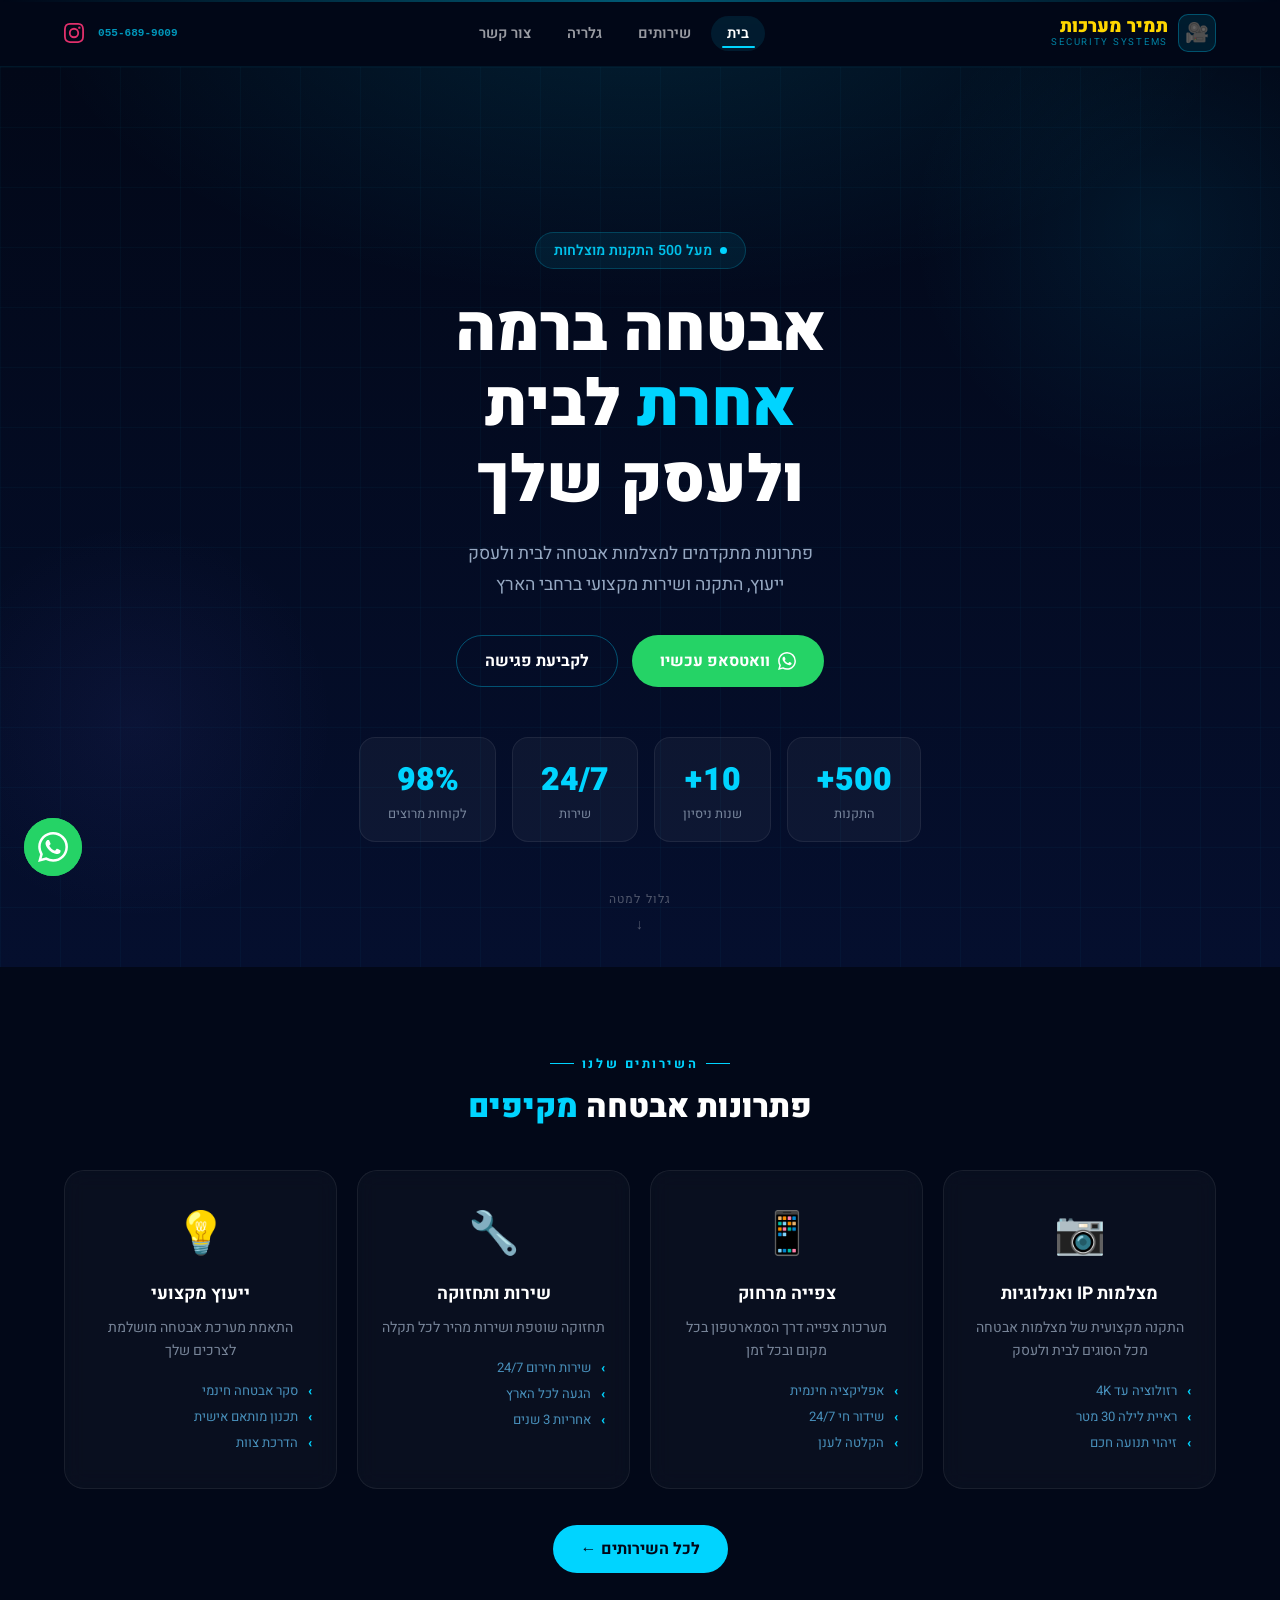
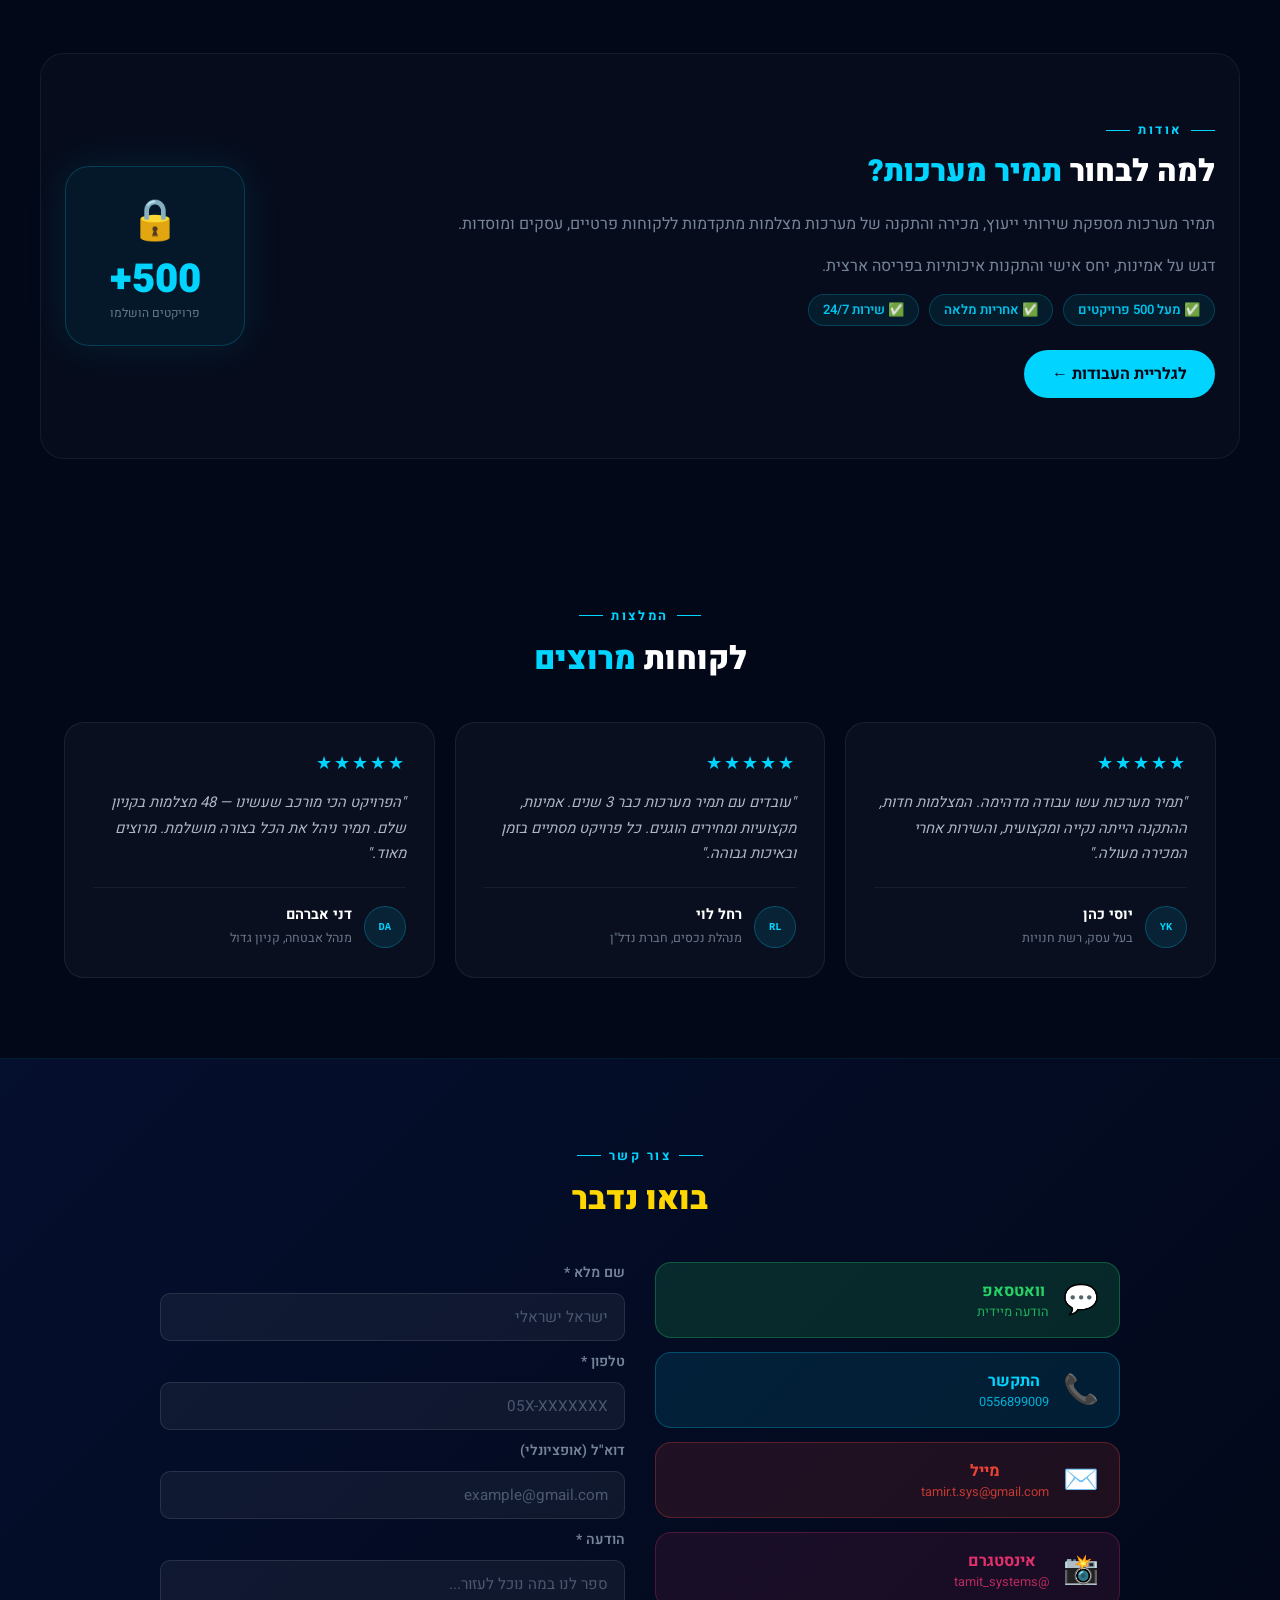
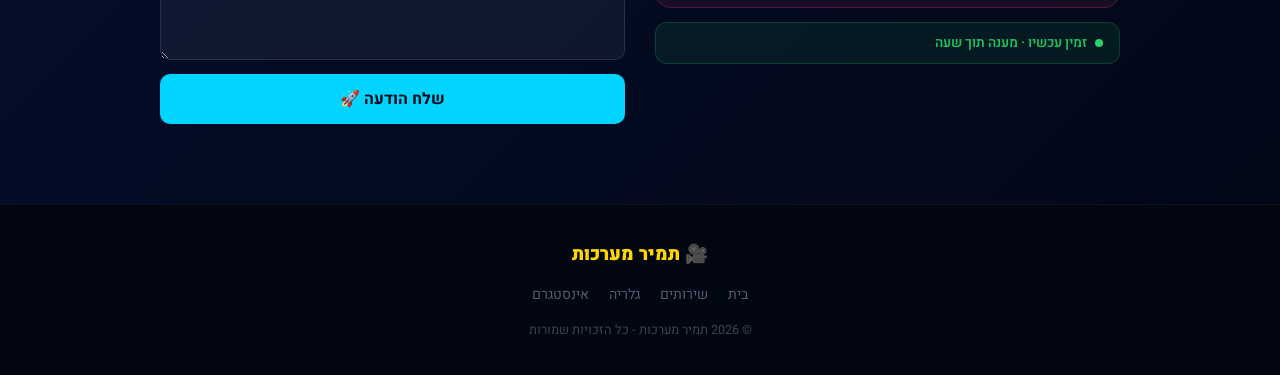
<file: index.html>
<!DOCTYPE html>
<html lang="he" dir="rtl">
<head>
  <meta charset="UTF-8">
  <meta name="viewport" content="width=device-width,initial-scale=1.0">
  <title>תמיר מערכות - התקנת מצלמות אבטחה</title>
  <meta name="description" content="פתרונות אבטחה מתקדמים לבית ולעסק. התקנת מצלמות IP, מערכות ניטור, ושירות 24/7.">
  <link rel="stylesheet" href="style.css">
  <link href="https://fonts.googleapis.com/css2?family=Heebo:wght@300;400;600;700;900&display=swap" rel="stylesheet">
</head>
<body>

  <!-- סריקת רקע -->
  <div class="scan-line"></div>

  <!-- כפתור וואטסאפ צף -->
  <a href="https://wa.me/972556899009?text=שלום%20תמיר%20מערכות,%20אני%20מעוניין%20בשירותי%20מצלמות%20אבטחה"
     class="whatsapp-float" target="_blank" title="שלח הודעה בוואטסאפ">
    <span class="wa-pulse"></span>
    <svg viewBox="0 0 24 24" fill="currentColor"><path d="M17.472 14.382c-.297-.149-1.758-.867-2.03-.967-.273-.099-.471-.148-.67.15-.197.297-.767.966-.94 1.164-.173.199-.347.223-.644.075-.297-.15-1.255-.463-2.39-1.475-.883-.788-1.48-1.761-1.653-2.059-.173-.297-.018-.458.13-.606.134-.133.298-.347.446-.52.149-.174.198-.298.298-.497.099-.198.05-.371-.025-.52-.075-.149-.669-1.612-.916-2.207-.242-.579-.487-.5-.669-.51-.173-.008-.371-.01-.57-.01-.198 0-.52.074-.792.372-.272.297-1.04 1.016-1.04 2.479 0 1.462 1.065 2.875 1.213 3.074.149.198 2.096 3.2 5.077 4.487.709.306 1.262.489 1.694.625.712.227 1.36.195 1.871.118.571-.085 1.758-.719 2.006-1.413.248-.694.248-1.289.173-1.413-.074-.124-.272-.198-.57-.347m-5.421 7.403h-.004a9.87 9.87 0 01-5.031-1.378l-.361-.214-3.741.982.998-3.648-.235-.374a9.86 9.86 0 01-1.51-5.26c.001-5.45 4.436-9.884 9.888-9.884 2.64 0 5.122 1.03 6.988 2.898a9.825 9.825 0 012.893 6.994c-.003 5.45-4.437 9.884-9.885 9.884m8.413-18.297A11.815 11.815 0 0012.05 0C5.495 0 .16 5.335.157 11.892c0 2.096.547 4.142 1.588 5.945L.057 24l6.305-1.654a11.882 11.882 0 005.683 1.448h.005c6.554 0 11.89-5.335 11.893-11.893a11.821 11.821 0 00-3.48-8.413z"/></svg>
  </a>

  <!-- HEADER -->
  <header id="main-header">
    <div class="header-inner">
      <div class="logo">
        <div class="logo-icon-wrap">🎥</div>
        <div class="logo-texts">
          <span class="logo-text">תמיר מערכות</span>
          <span class="logo-sub">SECURITY SYSTEMS</span>
        </div>
      </div>
      <nav>
        <a href="index.html" class="active">בית</a>
        <a href="services.html">שירותים</a>
        <a href="gallery.html">גלריה</a>
        <a href="#contact">צור קשר</a>
      </nav>
      <div class="header-actions">
        <a href="tel:0556899009" class="header-phone">055-689-9009</a>
        <a href="https://www.instagram.com/tamit_systems" target="_blank" class="insta-header" title="אינסטגרם">
          <svg viewBox="0 0 24 24" fill="currentColor" width="20" height="20"><path d="M12 2.163c3.204 0 3.584.012 4.85.07 3.252.148 4.771 1.691 4.919 4.919.058 1.265.069 1.645.069 4.849 0 3.205-.012 3.584-.069 4.849-.149 3.225-1.664 4.771-4.919 4.919-1.266.058-1.644.07-4.85.07-3.204 0-3.584-.012-4.849-.07-3.26-.149-4.771-1.699-4.919-4.92-.058-1.265-.07-1.644-.07-4.849 0-3.204.013-3.583.07-4.849.149-3.227 1.664-4.771 4.919-4.919 1.266-.057 1.645-.069 4.849-.069zM12 0C8.741 0 8.333.014 7.053.072 2.695.272.273 2.69.073 7.052.014 8.333 0 8.741 0 12c0 3.259.014 3.668.072 4.948.2 4.358 2.618 6.78 6.98 6.98C8.333 23.986 8.741 24 12 24c3.259 0 3.668-.014 4.948-.072 4.354-.2 6.782-2.618 6.979-6.98.059-1.28.073-1.689.073-4.948 0-3.259-.014-3.667-.072-4.947-.196-4.354-2.617-6.78-6.979-6.98C15.668.014 15.259 0 12 0zm0 5.838a6.162 6.162 0 100 12.324 6.162 6.162 0 000-12.324zM12 16a4 4 0 110-8 4 4 0 010 8zm6.406-11.845a1.44 1.44 0 100 2.881 1.44 1.44 0 000-2.881z"/></svg>
        </a>
      </div>
      <!-- Mobile menu button -->
      <button class="mobile-menu-btn" id="mobileMenuBtn" aria-label="תפריט">
        <span></span><span></span><span></span>
      </button>
    </div>
    <!-- Mobile Menu -->
    <div class="mobile-menu" id="mobileMenu">
      <a href="index.html" onclick="closeMobileMenu()">בית</a>
      <a href="services.html" onclick="closeMobileMenu()">שירותים</a>
      <a href="gallery.html" onclick="closeMobileMenu()">גלריה</a>
      <a href="#contact" onclick="closeMobileMenu()">צור קשר</a>
      <a href="https://wa.me/972556899009?text=שלום%20תמיר%20מערכות,%20אני%20מעוניין%20בשירותי%20מצלמות%20אבטחה" class="mobile-wa" target="_blank">💬 וואטסאפ</a>
    </div>
  </header>

  <!-- HERO -->
  <section class="hero" id="hero">
    <!-- Ambient orbs -->
    <div class="orb orb-1"></div>
    <div class="orb orb-2"></div>
    <div class="grid-bg"></div>

    <div class="hero-content">
      <div class="hero-badge animate-fade-up">
        <span class="badge-dot"></span>
        מעל 500 התקנות מוצלחות
      </div>
      <h1 class="animate-fade-up delay-1">
        אבטחה ברמה<br>
        <span class="highlight-neon">אחרת</span> לבית<br>
        ולעסק שלך
      </h1>
      <p class="animate-fade-up delay-2">
        פתרונות מתקדמים למצלמות אבטחה לבית ולעסק<br>
        ייעוץ, התקנה ושירות מקצועי ברחבי הארץ
      </p>
      <div class="hero-btns animate-fade-up delay-3">
        <a href="https://wa.me/972556899009?text=שלום%20תמיר%20מערכות,%20אני%20מעוניין%20בשירותי%20מצלמות%20אבטחה"
           class="btn-wa" target="_blank">
          <svg viewBox="0 0 24 24" fill="currentColor" width="18" height="18"><path d="M17.472 14.382c-.297-.149-1.758-.867-2.03-.967-.273-.099-.471-.148-.67.15-.197.297-.767.966-.94 1.164-.173.199-.347.223-.644.075-.297-.15-1.255-.463-2.39-1.475-.883-.788-1.48-1.761-1.653-2.059-.173-.297-.018-.458.13-.606.134-.133.298-.347.446-.52.149-.174.198-.298.298-.497.099-.198.05-.371-.025-.52-.075-.149-.669-1.612-.916-2.207-.242-.579-.487-.5-.669-.51-.173-.008-.371-.01-.57-.01-.198 0-.52.074-.792.372-.272.297-1.04 1.016-1.04 2.479 0 1.462 1.065 2.875 1.213 3.074.149.198 2.096 3.2 5.077 4.487.709.306 1.262.489 1.694.625.712.227 1.36.195 1.871.118.571-.085 1.758-.719 2.006-1.413.248-.694.248-1.289.173-1.413-.074-.124-.272-.198-.57-.347m-5.421 7.403h-.004a9.87 9.87 0 01-5.031-1.378l-.361-.214-3.741.982.998-3.648-.235-.374a9.86 9.86 0 01-1.51-5.26c.001-5.45 4.436-9.884 9.888-9.884 2.64 0 5.122 1.03 6.988 2.898a9.825 9.825 0 012.893 6.994c-.003 5.45-4.437 9.884-9.885 9.884m8.413-18.297A11.815 11.815 0 0012.05 0C5.495 0 .16 5.335.157 11.892c0 2.096.547 4.142 1.588 5.945L.057 24l6.305-1.654a11.882 11.882 0 005.683 1.448h.005c6.554 0 11.89-5.335 11.893-11.893a11.821 11.821 0 00-3.48-8.413z"/></svg>
          וואטסאפ עכשיו
        </a>
        <a href="#contact" class="btn-outline">לקביעת פגישה</a>
      </div>
    </div>

    <div class="hero-stats animate-fade-up delay-4">
      <div class="stat glass-card">
        <span class="stat-num">500+</span>
        <span class="stat-label">התקנות</span>
      </div>
      <div class="stat glass-card">
        <span class="stat-num">10+</span>
        <span class="stat-label">שנות ניסיון</span>
      </div>
      <div class="stat glass-card">
        <span class="stat-num">24/7</span>
        <span class="stat-label">שירות</span>
      </div>
      <div class="stat glass-card">
        <span class="stat-num">98%</span>
        <span class="stat-label">לקוחות מרוצים</span>
      </div>
    </div>

    <div class="scroll-indicator">
      <span class="scroll-text">גלול למטה</span>
      <div class="scroll-arrow">↓</div>
    </div>
  </section>

  <!-- SERVICES -->
  <section class="section-cards">
    <div class="section-label animate-on-scroll">השירותים שלנו</div>
    <h2 class="section-title animate-on-scroll">פתרונות אבטחה <span class="neon-text">מקיפים</span></h2>
    <div class="cards">
      <div class="card animate-on-scroll">
        <div class="card-icon">📷</div>
        <h3>מצלמות IP ואנלוגיות</h3>
        <p>התקנה מקצועית של מצלמות אבטחה מכל הסוגים לבית ולעסק</p>
        <ul class="card-features">
          <li>רזולוציה עד 4K</li>
          <li>ראיית לילה 30 מטר</li>
          <li>זיהוי תנועה חכם</li>
        </ul>
      </div>
      <div class="card animate-on-scroll">
        <div class="card-icon">📱</div>
        <h3>צפייה מרחוק</h3>
        <p>מערכות צפייה דרך הסמארטפון בכל מקום ובכל זמן</p>
        <ul class="card-features">
          <li>אפליקציה חינמית</li>
          <li>שידור חי 24/7</li>
          <li>הקלטה לענן</li>
        </ul>
      </div>
      <div class="card animate-on-scroll">
        <div class="card-icon">🔧</div>
        <h3>שירות ותחזוקה</h3>
        <p>תחזוקה שוטפת ושירות מהיר לכל תקלה</p>
        <ul class="card-features">
          <li>שירות חירום 24/7</li>
          <li>הגעה לכל הארץ</li>
          <li>אחריות 3 שנים</li>
        </ul>
      </div>
      <div class="card animate-on-scroll">
        <div class="card-icon">💡</div>
        <h3>ייעוץ מקצועי</h3>
        <p>התאמת מערכת אבטחה מושלמת לצרכים שלך</p>
        <ul class="card-features">
          <li>סקר אבטחה חינמי</li>
          <li>תכנון מותאם אישית</li>
          <li>הדרכת צוות</li>
        </ul>
      </div>
    </div>
    <div class="center-btn">
      <a href="services.html" class="btn-primary">לכל השירותים ←</a>
    </div>
  </section>

  <!-- ABOUT -->
  <section class="section-about animate-on-scroll">
    <div class="about-text">
      <div class="section-label">אודות</div>
      <h2>למה לבחור <span class="neon-text">תמיר מערכות?</span></h2>
      <p>תמיר מערכות מספקת שירותי ייעוץ, מכירה והתקנה של מערכות מצלמות מתקדמות ללקוחות פרטיים, עסקים ומוסדות.</p>
      <p>דגש על אמינות, יחס אישי והתקנות איכותיות בפריסה ארצית.</p>
      <div class="about-badges">
        <span class="badge">✅ מעל 500 פרויקטים</span>
        <span class="badge">✅ אחריות מלאה</span>
        <span class="badge">✅ שירות 24/7</span>
      </div>
      <a href="gallery.html" class="btn-primary">לגלריית העבודות ←</a>
    </div>
    <div class="about-visual">
      <div class="about-glow-card">
        <div class="about-icon">🔒</div>
        <div class="about-stat-big">500+</div>
        <div class="about-stat-label">פרויקטים הושלמו</div>
      </div>
    </div>
  </section>

  <!-- TESTIMONIALS -->
  <section class="section-testimonials">
    <div class="section-label animate-on-scroll">המלצות</div>
    <h2 class="section-title animate-on-scroll">לקוחות <span class="neon-text">מרוצים</span></h2>
    <div class="testimonials-grid">
      <div class="testimonial-card animate-on-scroll">
        <div class="stars">★★★★★</div>
        <p>"תמיר מערכות עשו עבודה מדהימה. המצלמות חדות, ההתקנה הייתה נקייה ומקצועית, והשירות אחרי המכירה מעולה."</p>
        <div class="testimonial-author">
          <div class="author-avatar">YK</div>
          <div>
            <strong>יוסי כהן</strong>
            <small>בעל עסק, רשת חנויות</small>
          </div>
        </div>
      </div>
      <div class="testimonial-card animate-on-scroll">
        <div class="stars">★★★★★</div>
        <p>"עובדים עם תמיר מערכות כבר 3 שנים. אמינות, מקצועיות ומחירים הוגנים. כל פרויקט מסתיים בזמן ובאיכות גבוהה."</p>
        <div class="testimonial-author">
          <div class="author-avatar">RL</div>
          <div>
            <strong>רחל לוי</strong>
            <small>מנהלת נכסים, חברת נדל"ן</small>
          </div>
        </div>
      </div>
      <div class="testimonial-card animate-on-scroll">
        <div class="stars">★★★★★</div>
        <p>"הפרויקט הכי מורכב שעשינו — 48 מצלמות בקניון שלם. תמיר ניהל את הכל בצורה מושלמת. מרוצים מאוד."</p>
        <div class="testimonial-author">
          <div class="author-avatar">DA</div>
          <div>
            <strong>דני אברהם</strong>
            <small>מנהל אבטחה, קניון גדול</small>
          </div>
        </div>
      </div>
    </div>
  </section>

  <!-- CONTACT -->
  <section id="contact" class="section-contact">
    <div class="section-label animate-on-scroll">צור קשר</div>
    <h2 class="section-title animate-on-scroll">בואו <span class="neon-text-gold">נדבר</span></h2>
    <div class="contact-grid">
      <div class="contact-btns animate-on-scroll">
        <a href="https://wa.me/972556899009?text=שלום%20תמיר%20מערכות,%20אני%20מעוניין%20בשירותי%20מצלמות%20אבטחה" class="big-btn wa" target="_blank">
          <span class="big-btn-icon">💬</span>
          <span class="big-btn-text"><strong>וואטסאפ</strong><small>הודעה מיידית</small></span>
        </a>
        <a href="tel:0556899009" class="big-btn phone">
          <span class="big-btn-icon">📞</span>
          <span class="big-btn-text"><strong>התקשר</strong><small>0556899009</small></span>
        </a>
        <a href="mailto:tamir.t.sys@gmail.com" class="big-btn email">
          <span class="big-btn-icon">✉️</span>
          <span class="big-btn-text"><strong>מייל</strong><small>tamir.t.sys@gmail.com</small></span>
        </a>
        <a href="https://www.instagram.com/tamit_systems" target="_blank" class="big-btn insta">
          <span class="big-btn-icon">📸</span>
          <span class="big-btn-text"><strong>אינסטגרם</strong><small>@tamit_systems</small></span>
        </a>
        <div class="available-badge">
          <span class="online-dot"></span>
          זמין עכשיו · מענה תוך שעה
        </div>
      </div>
      <div class="contact-form-wrap animate-on-scroll">
        <form id="contact-form">
          <label>שם מלא *</label>
          <input type="text" id="name" required placeholder="ישראל ישראלי">
          <label>טלפון *</label>
          <input type="tel" id="phone" required placeholder="05X-XXXXXXX">
          <label>דוא"ל (אופציונלי)</label>
          <input type="email" id="email" placeholder="example@gmail.com">
          <label>הודעה *</label>
          <textarea id="msg" required placeholder="ספר לנו במה נוכל לעזור..."></textarea>
          <button type="submit">שלח הודעה 🚀</button>
        </form>
        <div id="success-message" style="display:none;">✅ ההודעה נשלחה! נחזור אליך בהקדם.</div>
      </div>
    </div>
  </section>

  <!-- FOOTER -->
  <footer>
    <div class="footer-inner">
      <div class="footer-logo">🎥 תמיר מערכות</div>
      <div class="footer-links">
        <a href="index.html">בית</a>
        <a href="services.html">שירותים</a>
        <a href="gallery.html">גלריה</a>
        <a href="https://www.instagram.com/tamit_systems" target="_blank">אינסטגרם</a>
      </div>
      <div class="footer-copy">&copy; 2026 תמיר מערכות - כל הזכויות שמורות</div>
    </div>
  </footer>

  <script src="script.js"></script>
</body>
</html>
</file>
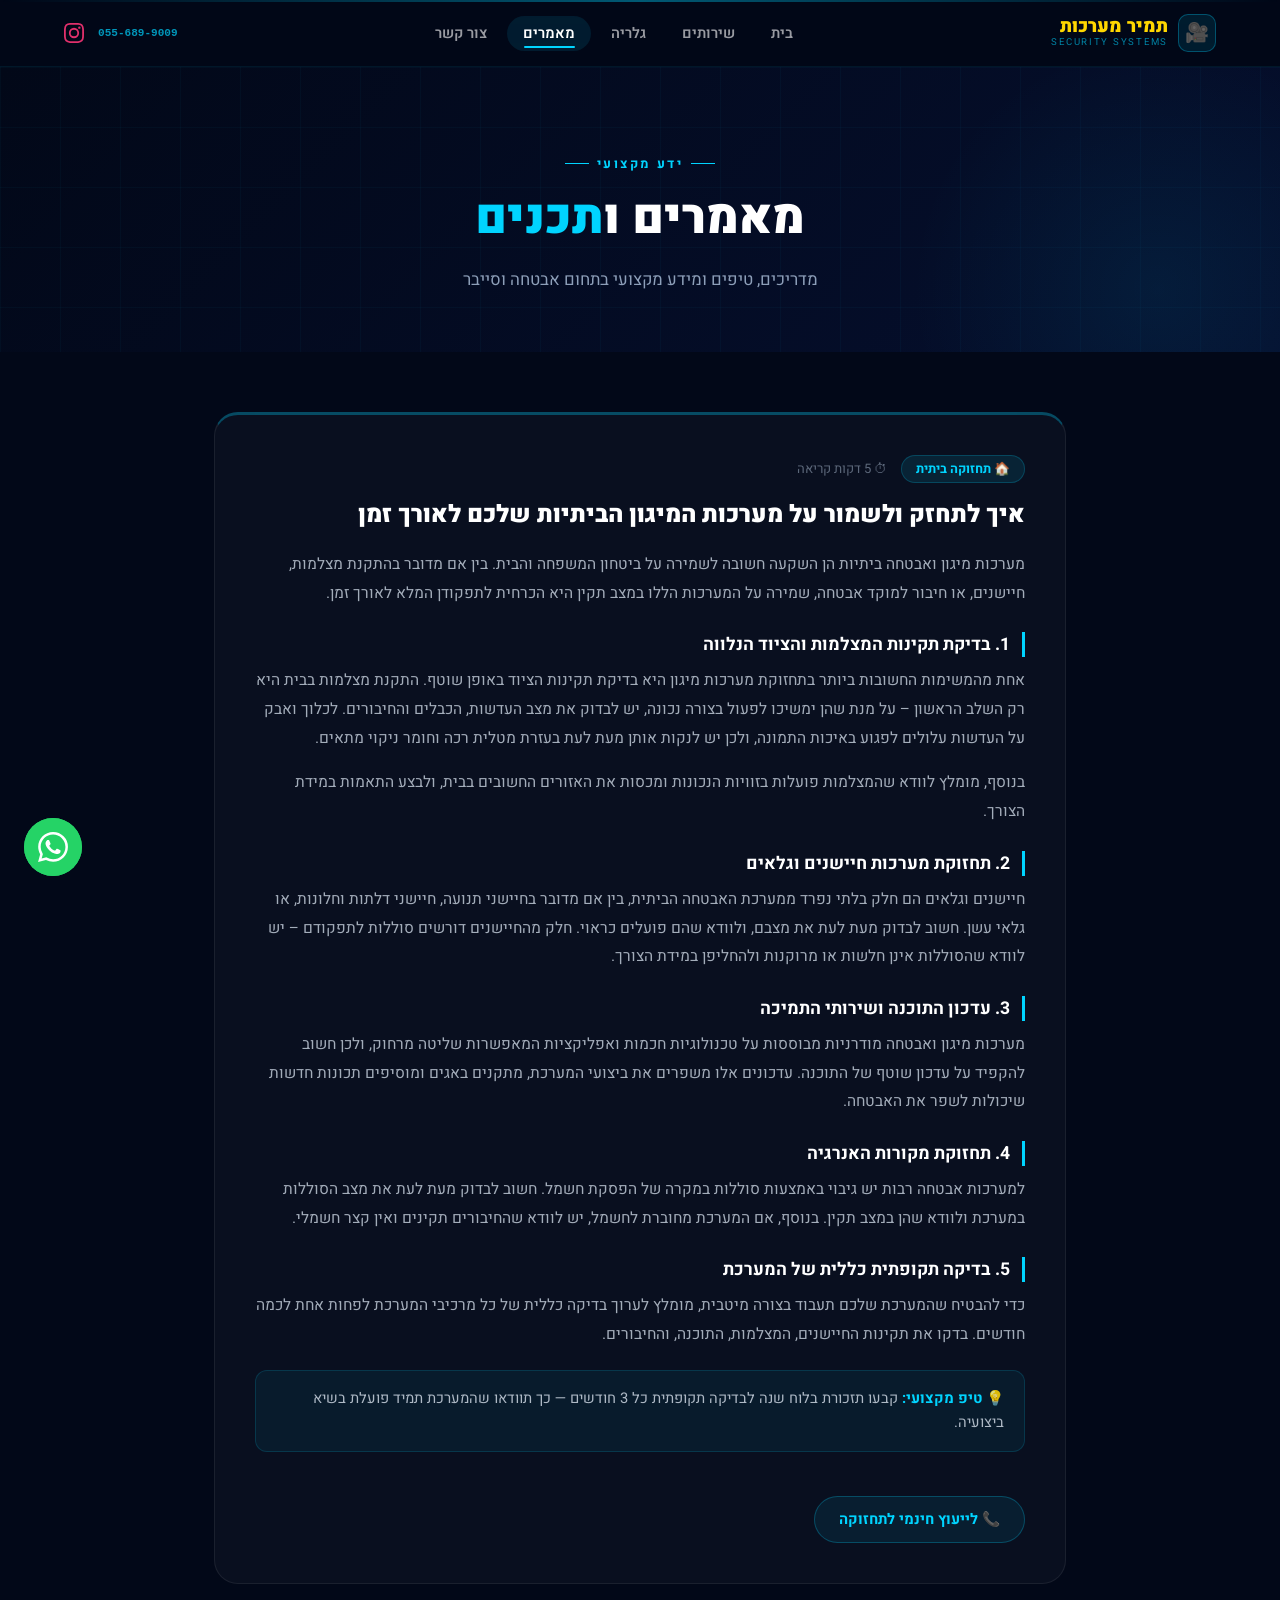
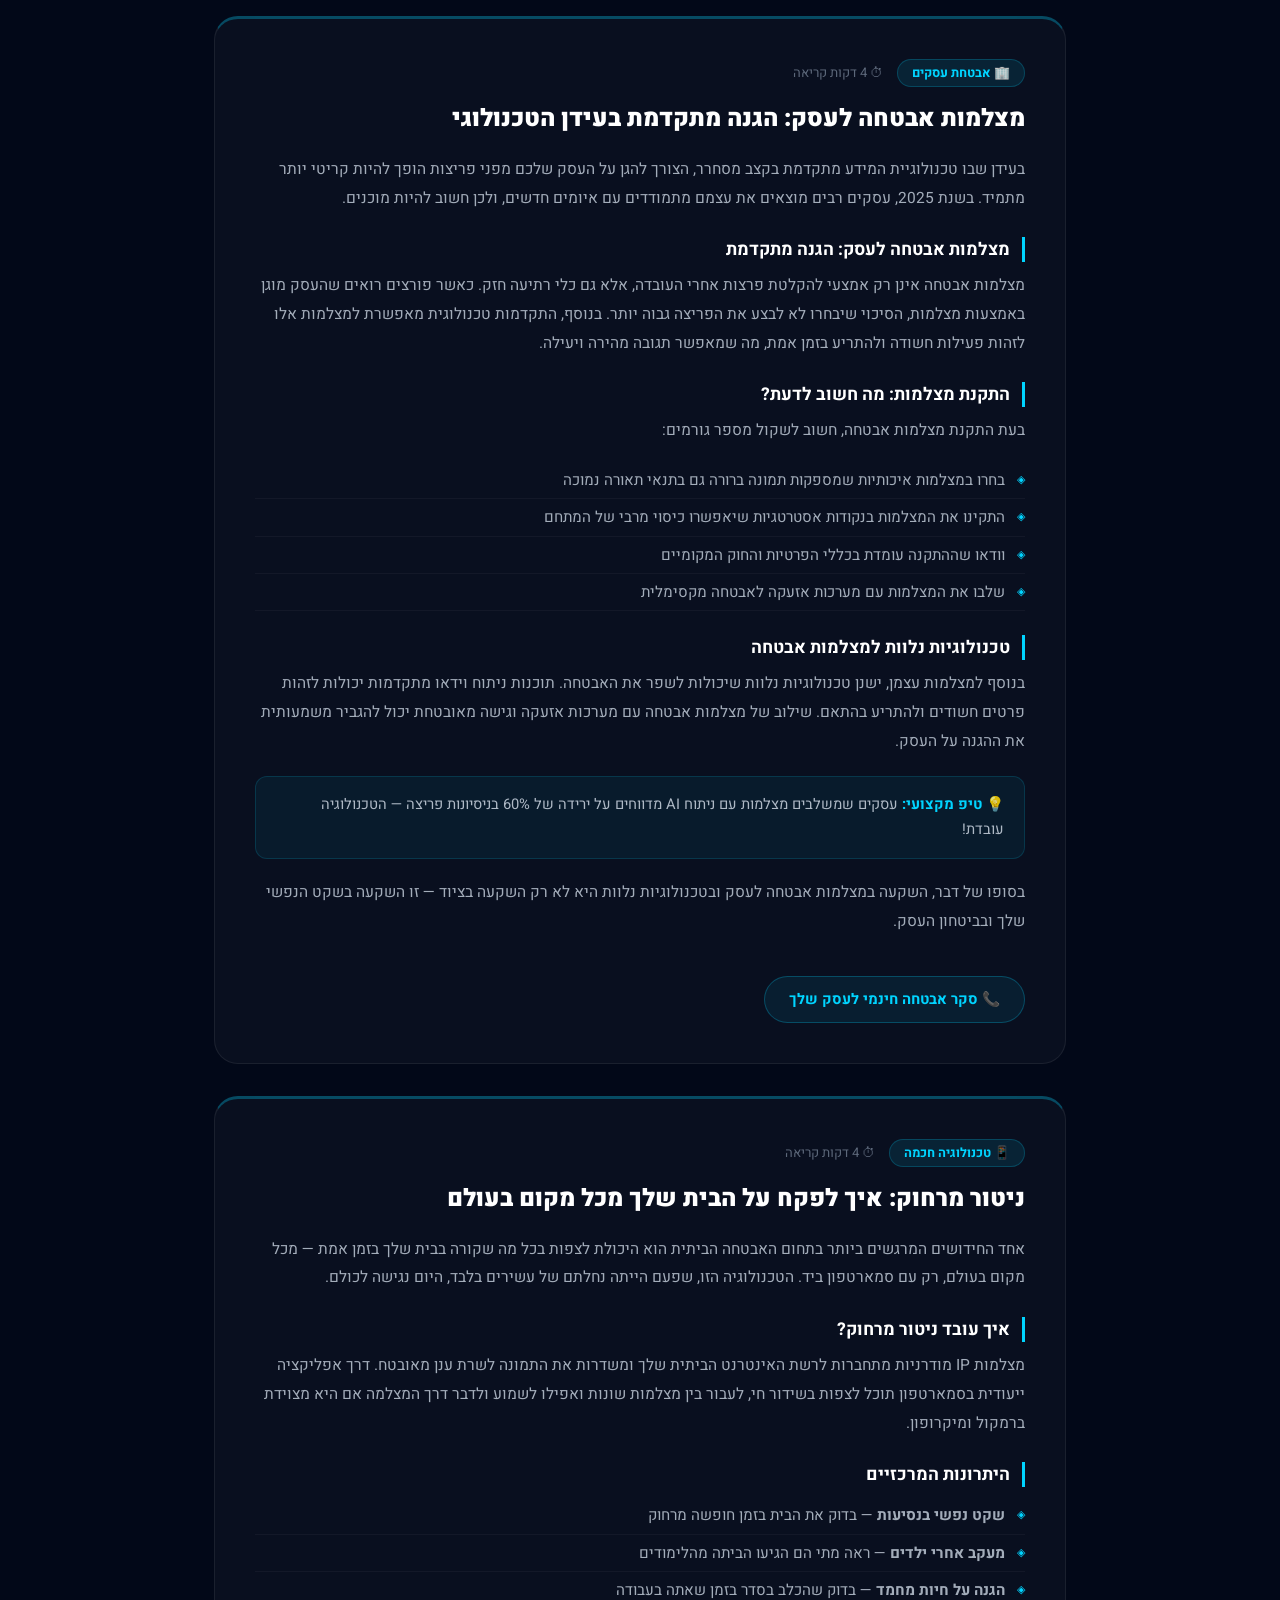
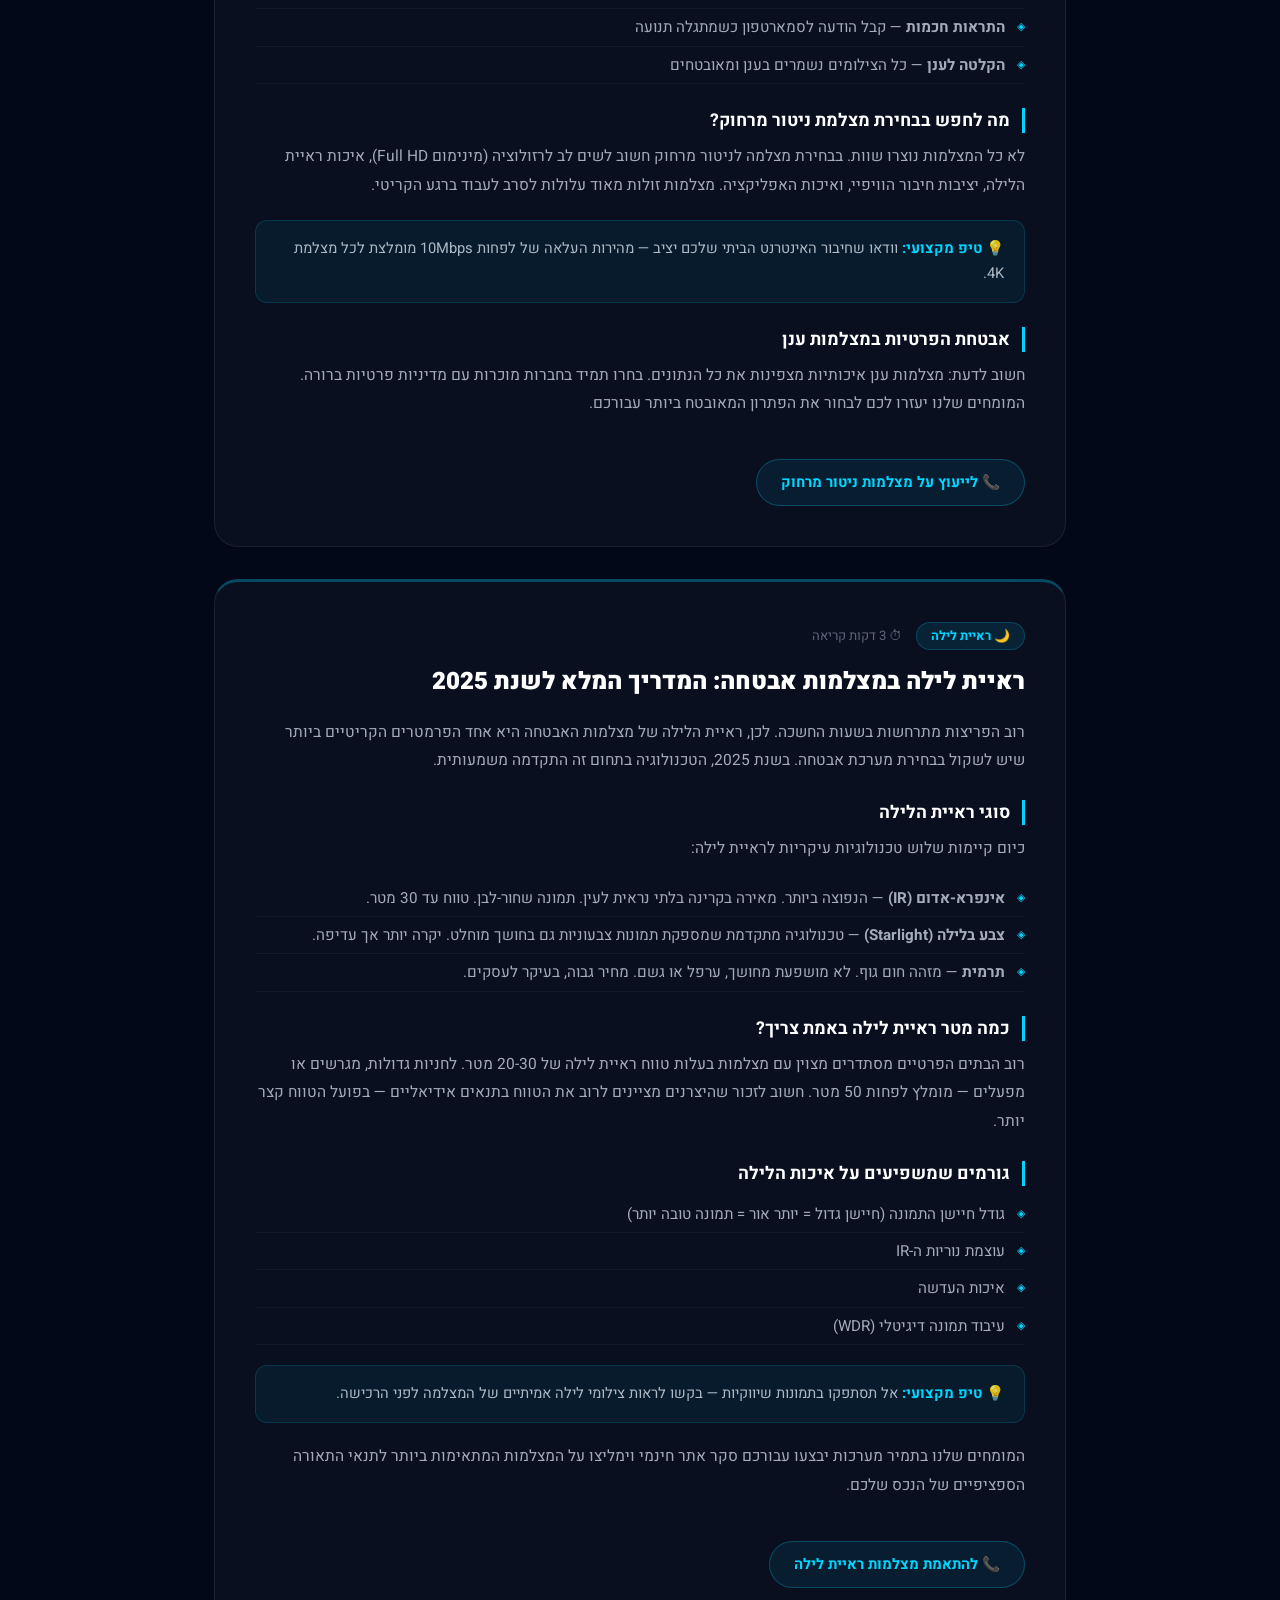
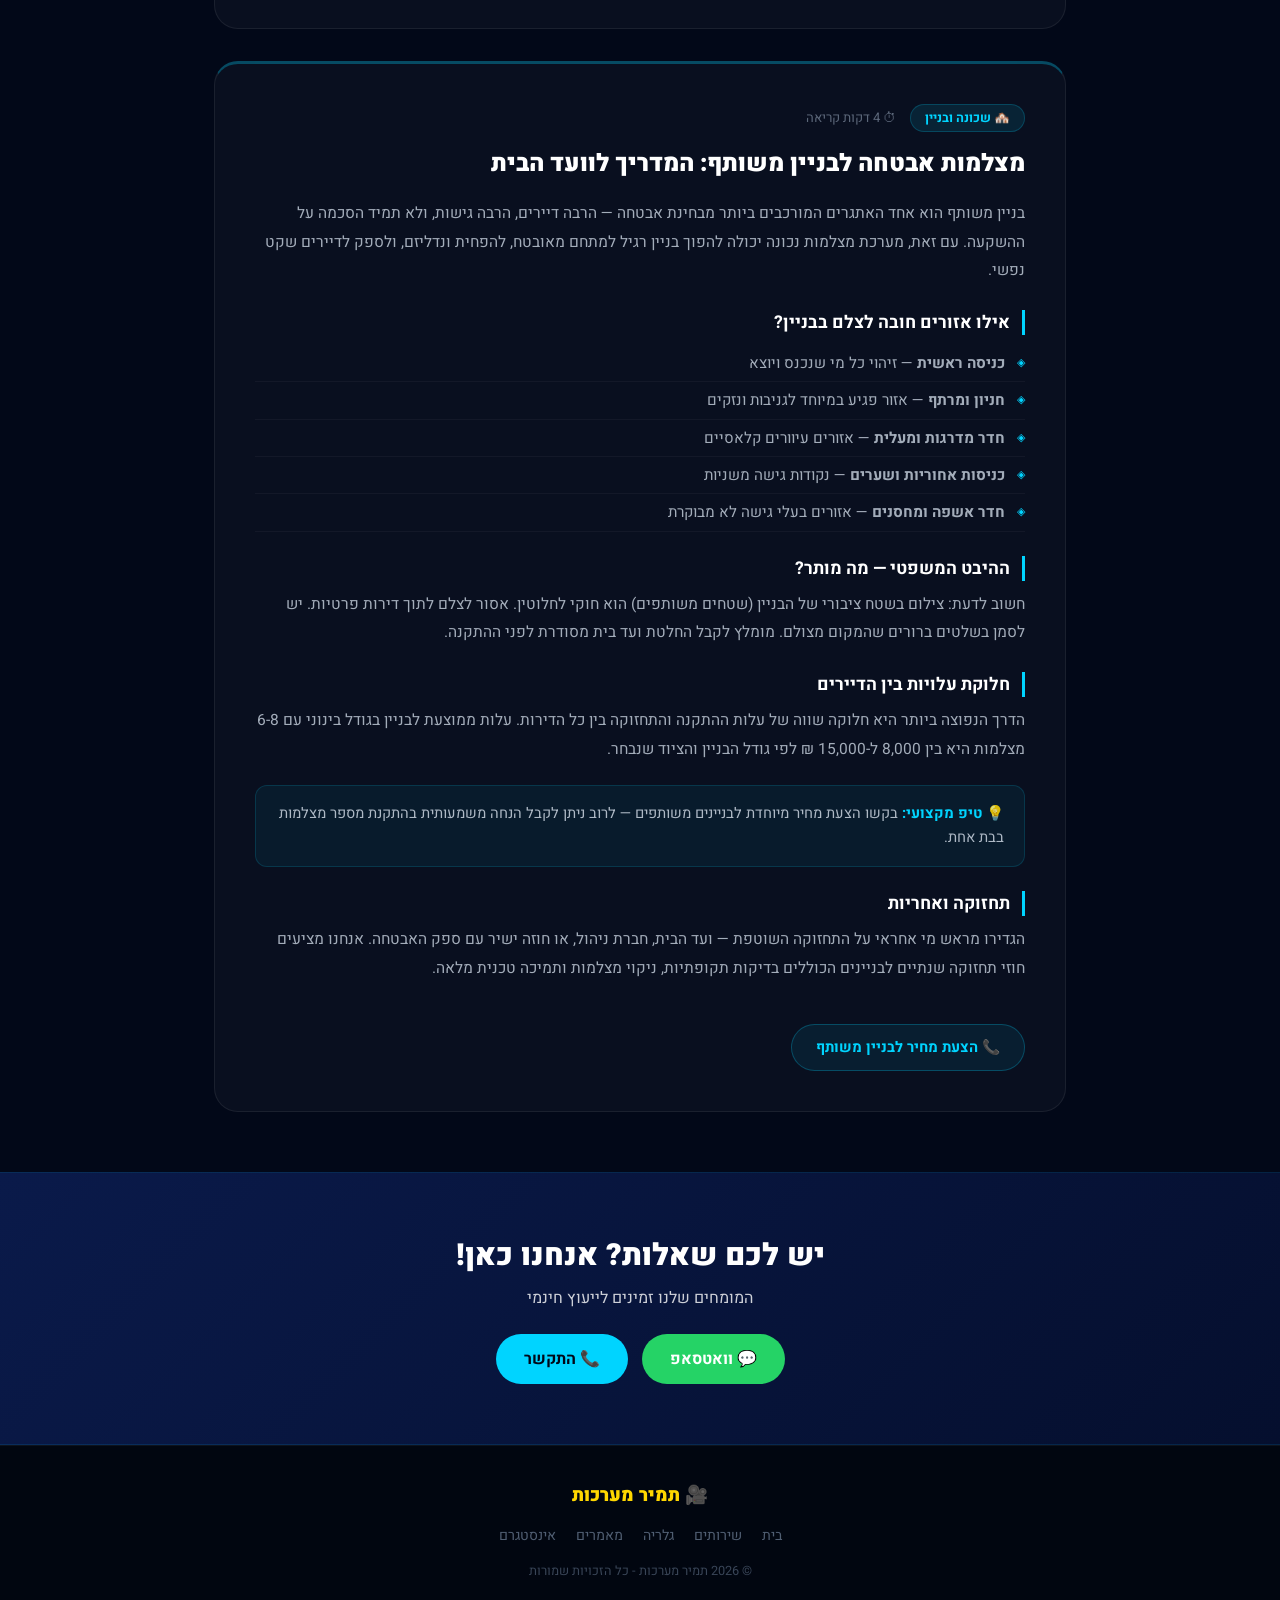
<file: articles.html>
<!DOCTYPE html>
<html lang="he" dir="rtl">
<head>
  <meta charset="UTF-8">
  <meta name="viewport" content="width=device-width,initial-scale=1.0">
  <title>מאמרים ותכנים - תמיר מערכות</title>
  <meta name="description" content="מאמרים מקצועיים על מצלמות אבטחה, תחזוקת מערכות מיגון, והגנה על הבית והעסק שלך.">
  <link rel="stylesheet" href="style.css">
  <link href="https://fonts.googleapis.com/css2?family=Heebo:wght@300;400;600;700;900&display=swap" rel="stylesheet">
</head>
<body>

  <div class="scan-line"></div>

  <a href="https://wa.me/972556899009?text=שלום%20תמיר%20מערכות,%20אני%20מעוניין%20בשירותי%20מצלמות%20אבטחה"
     class="whatsapp-float" target="_blank">
    <span class="wa-pulse"></span>
    <svg viewBox="0 0 24 24" fill="currentColor"><path d="M17.472 14.382c-.297-.149-1.758-.867-2.03-.967-.273-.099-.471-.148-.67.15-.197.297-.767.966-.94 1.164-.173.199-.347.223-.644.075-.297-.15-1.255-.463-2.39-1.475-.883-.788-1.48-1.761-1.653-2.059-.173-.297-.018-.458.13-.606.134-.133.298-.347.446-.52.149-.174.198-.298.298-.497.099-.198.05-.371-.025-.52-.075-.149-.669-1.612-.916-2.207-.242-.579-.487-.5-.669-.51-.173-.008-.371-.01-.57-.01-.198 0-.52.074-.792.372-.272.297-1.04 1.016-1.04 2.479 0 1.462 1.065 2.875 1.213 3.074.149.198 2.096 3.2 5.077 4.487.709.306 1.262.489 1.694.625.712.227 1.36.195 1.871.118.571-.085 1.758-.719 2.006-1.413.248-.694.248-1.289.173-1.413-.074-.124-.272-.198-.57-.347m-5.421 7.403h-.004a9.87 9.87 0 01-5.031-1.378l-.361-.214-3.741.982.998-3.648-.235-.374a9.86 9.86 0 01-1.51-5.26c.001-5.45 4.436-9.884 9.888-9.884 2.64 0 5.122 1.03 6.988 2.898a9.825 9.825 0 012.893 6.994c-.003 5.45-4.437 9.884-9.885 9.884m8.413-18.297A11.815 11.815 0 0012.05 0C5.495 0 .16 5.335.157 11.892c0 2.096.547 4.142 1.588 5.945L.057 24l6.305-1.654a11.882 11.882 0 005.683 1.448h.005c6.554 0 11.89-5.335 11.893-11.893a11.821 11.821 0 00-3.48-8.413z"/></svg>
  </a>

  <!-- HEADER -->
  <header id="main-header">
    <div class="header-inner">
      <div class="logo">
        <div class="logo-icon-wrap">🎥</div>
        <div class="logo-texts">
          <span class="logo-text">תמיר מערכות</span>
          <span class="logo-sub">SECURITY SYSTEMS</span>
        </div>
      </div>
      <nav>
        <a href="index.html">בית</a>
        <a href="services.html">שירותים</a>
        <a href="gallery.html">גלריה</a>
        <a href="articles.html" class="active">מאמרים</a>
        <a href="index.html#contact">צור קשר</a>
      </nav>
      <div class="header-actions">
        <a href="tel:0556899009" class="header-phone">055-689-9009</a>
        <a href="https://www.instagram.com/tamit_systems" target="_blank" class="insta-header">
          <svg viewBox="0 0 24 24" fill="currentColor" width="20" height="20"><path d="M12 2.163c3.204 0 3.584.012 4.85.07 3.252.148 4.771 1.691 4.919 4.919.058 1.265.069 1.645.069 4.849 0 3.205-.012 3.584-.069 4.849-.149 3.225-1.664 4.771-4.919 4.919-1.266.058-1.644.07-4.85.07-3.204 0-3.584-.012-4.849-.07-3.26-.149-4.771-1.699-4.919-4.92-.058-1.265-.07-1.644-.07-4.849 0-3.204.013-3.583.07-4.849.149-3.227 1.664-4.771 4.919-4.919 1.266-.057 1.645-.069 4.849-.069zM12 0C8.741 0 8.333.014 7.053.072 2.695.272.273 2.69.073 7.052.014 8.333 0 8.741 0 12c0 3.259.014 3.668.072 4.948.2 4.358 2.618 6.78 6.98 6.98C8.333 23.986 8.741 24 12 24c3.259 0 3.668-.014 4.948-.072 4.354-.2 6.782-2.618 6.979-6.98.059-1.28.073-1.689.073-4.948 0-3.259-.014-3.667-.072-4.947-.196-4.354-2.617-6.78-6.979-6.98C15.668.014 15.259 0 12 0zm0 5.838a6.162 6.162 0 100 12.324 6.162 6.162 0 000-12.324zM12 16a4 4 0 110-8 4 4 0 010 8zm6.406-11.845a1.44 1.44 0 100 2.881 1.44 1.44 0 000-2.881z"/></svg>
        </a>
      </div>
      <button class="mobile-menu-btn" id="mobileMenuBtn"><span></span><span></span><span></span></button>
    </div>
    <div class="mobile-menu" id="mobileMenu">
      <a href="index.html" onclick="closeMobileMenu()">בית</a>
      <a href="services.html" onclick="closeMobileMenu()">שירותים</a>
      <a href="gallery.html" onclick="closeMobileMenu()">גלריה</a>
      <a href="articles.html" onclick="closeMobileMenu()">מאמרים</a>
      <a href="index.html#contact" onclick="closeMobileMenu()">צור קשר</a>
      <a href="https://wa.me/972556899009?text=שלום%20תמיר%20מערכות,%20אני%20מעוניין%20בשירותי%20מצלמות%20אבטחה" class="mobile-wa" target="_blank">💬 וואטסאפ</a>
    </div>
  </header>

  <!-- PAGE HERO -->
  <div class="page-hero">
    <div class="orb orb-1"></div>
    <div class="grid-bg"></div>
    <div class="section-label animate-fade-up">ידע מקצועי</div>
    <h1 class="animate-fade-up delay-1">מאמרים ו<span class="highlight-neon">תכנים</span></h1>
    <p class="animate-fade-up delay-2">מדריכים, טיפים ומידע מקצועי בתחום אבטחה וסייבר</p>
  </div>

  <!-- ARTICLES SECTION -->
  <section class="articles-section">

    <!-- Article 1 -->
    <article class="article-card animate-on-scroll" id="article-1">
      <div class="article-meta">
        <span class="article-tag">🏠 תחזוקה ביתית</span>
        <span class="article-read-time">⏱ 5 דקות קריאה</span>
      </div>
      <h2>איך לתחזק ולשמור על מערכות המיגון הביתיות שלכם לאורך זמן</h2>
      <div class="article-content">
        <p>מערכות מיגון ואבטחה ביתיות הן השקעה חשובה לשמירה על ביטחון המשפחה והבית. בין אם מדובר בהתקנת מצלמות, חיישנים, או חיבור למוקד אבטחה, שמירה על המערכות הללו במצב תקין היא הכרחית לתפקודן המלא לאורך זמן.</p>

        <h3>1. בדיקת תקינות המצלמות והציוד הנלווה</h3>
        <p>אחת מהמשימות החשובות ביותר בתחזוקת מערכות מיגון היא בדיקת תקינות הציוד באופן שוטף. התקנת מצלמות בבית היא רק השלב הראשון – על מנת שהן ימשיכו לפעול בצורה נכונה, יש לבדוק את מצב העדשות, הכבלים והחיבורים. לכלוך ואבק על העדשות עלולים לפגוע באיכות התמונה, ולכן יש לנקות אותן מעת לעת בעזרת מטלית רכה וחומר ניקוי מתאים.</p>
        <p>בנוסף, מומלץ לוודא שהמצלמות פועלות בזוויות הנכונות ומכסות את האזורים החשובים בבית, ולבצע התאמות במידת הצורך.</p>

        <h3>2. תחזוקת מערכות חיישנים וגלאים</h3>
        <p>חיישנים וגלאים הם חלק בלתי נפרד ממערכת האבטחה הביתית, בין אם מדובר בחיישני תנועה, חיישני דלתות וחלונות, או גלאי עשן. חשוב לבדוק מעת לעת את מצבם, ולוודא שהם פועלים כראוי. חלק מהחיישנים דורשים סוללות לתפקודם – יש לוודא שהסוללות אינן חלשות או מרוקנות ולהחליפן במידת הצורך.</p>

        <h3>3. עדכון התוכנה ושירותי התמיכה</h3>
        <p>מערכות מיגון ואבטחה מודרניות מבוססות על טכנולוגיות חכמות ואפליקציות המאפשרות שליטה מרחוק, ולכן חשוב להקפיד על עדכון שוטף של התוכנה. עדכונים אלו משפרים את ביצועי המערכת, מתקנים באגים ומוסיפים תכונות חדשות שיכולות לשפר את האבטחה.</p>

        <h3>4. תחזוקת מקורות האנרגיה</h3>
        <p>למערכות אבטחה רבות יש גיבוי באמצעות סוללות במקרה של הפסקת חשמל. חשוב לבדוק מעת לעת את מצב הסוללות במערכת ולוודא שהן במצב תקין. בנוסף, אם המערכת מחוברת לחשמל, יש לוודא שהחיבורים תקינים ואין קצר חשמלי.</p>

        <h3>5. בדיקה תקופתית כללית של המערכת</h3>
        <p>כדי להבטיח שהמערכת שלכם תעבוד בצורה מיטבית, מומלץ לערוך בדיקה כללית של כל מרכיבי המערכת לפחות אחת לכמה חודשים. בדקו את תקינות החיישנים, המצלמות, התוכנה, והחיבורים.</p>

        <div class="article-tip">
          💡 <strong>טיפ מקצועי:</strong> קבעו תזכורת בלוח שנה לבדיקה תקופתית כל 3 חודשים — כך תוודאו שהמערכת תמיד פועלת בשיא ביצועיה.
        </div>
      </div>
      <a href="https://wa.me/972556899009?text=שלום%20תמיר%20מערכות,%20אני%20מעוניין%20בתחזוקת%20מערכת%20אבטחה" class="article-cta" target="_blank">📞 לייעוץ חינמי לתחזוקה</a>
    </article>

    <!-- Article 2 -->
    <article class="article-card animate-on-scroll" id="article-2">
      <div class="article-meta">
        <span class="article-tag">🏢 אבטחת עסקים</span>
        <span class="article-read-time">⏱ 4 דקות קריאה</span>
      </div>
      <h2>מצלמות אבטחה לעסק: הגנה מתקדמת בעידן הטכנולוגי</h2>
      <div class="article-content">
        <p>בעידן שבו טכנולוגיית המידע מתקדמת בקצב מסחרר, הצורך להגן על העסק שלכם מפני פריצות הופך להיות קריטי יותר מתמיד. בשנת 2025, עסקים רבים מוצאים את עצמם מתמודדים עם איומים חדשים, ולכן חשוב להיות מוכנים.</p>

        <h3>מצלמות אבטחה לעסק: הגנה מתקדמת</h3>
        <p>מצלמות אבטחה אינן רק אמצעי להקלטת פרצות אחרי העובדה, אלא גם כלי רתיעה חזק. כאשר פורצים רואים שהעסק מוגן באמצעות מצלמות, הסיכוי שיבחרו לא לבצע את הפריצה גבוה יותר. בנוסף, התקדמות טכנולוגית מאפשרת למצלמות אלו לזהות פעילות חשודה ולהתריע בזמן אמת, מה שמאפשר תגובה מהירה ויעילה.</p>

        <h3>התקנת מצלמות: מה חשוב לדעת?</h3>
        <p>בעת התקנת מצלמות אבטחה, חשוב לשקול מספר גורמים:</p>
        <ul class="article-list">
          <li>בחרו במצלמות איכותיות שמספקות תמונה ברורה גם בתנאי תאורה נמוכה</li>
          <li>התקינו את המצלמות בנקודות אסטרטגיות שיאפשרו כיסוי מרבי של המתחם</li>
          <li>וודאו שההתקנה עומדת בכללי הפרטיות והחוק המקומיים</li>
          <li>שלבו את המצלמות עם מערכות אזעקה לאבטחה מקסימלית</li>
        </ul>

        <h3>טכנולוגיות נלוות למצלמות אבטחה</h3>
        <p>בנוסף למצלמות עצמן, ישנן טכנולוגיות נלוות שיכולות לשפר את האבטחה. תוכנות ניתוח וידאו מתקדמות יכולות לזהות פרטים חשודים ולהתריע בהתאם. שילוב של מצלמות אבטחה עם מערכות אזעקה וגישה מאובטחת יכול להגביר משמעותית את ההגנה על העסק.</p>

        <div class="article-tip">
          💡 <strong>טיפ מקצועי:</strong> עסקים שמשלבים מצלמות עם ניתוח AI מדווחים על ירידה של 60% בניסיונות פריצה — הטכנולוגיה עובדת!
        </div>

        <p>בסופו של דבר, השקעה במצלמות אבטחה לעסק ובטכנולוגיות נלוות היא לא רק השקעה בציוד — זו השקעה בשקט הנפשי שלך ובביטחון העסק.</p>
      </div>
      <a href="https://wa.me/972556899009?text=שלום%20תמיר%20מערכות,%20אני%20מעוניין%20בהתקנת%20מצלמות%20לעסק" class="article-cta" target="_blank">📞 סקר אבטחה חינמי לעסק שלך</a>
    </article>

    <!-- Article 3 -->
    <article class="article-card animate-on-scroll" id="article-3">
      <div class="article-meta">
        <span class="article-tag">📱 טכנולוגיה חכמה</span>
        <span class="article-read-time">⏱ 4 דקות קריאה</span>
      </div>
      <h2>ניטור מרחוק: איך לפקח על הבית שלך מכל מקום בעולם</h2>
      <div class="article-content">
        <p>אחד החידושים המרגשים ביותר בתחום האבטחה הביתית הוא היכולת לצפות בכל מה שקורה בבית שלך בזמן אמת — מכל מקום בעולם, רק עם סמארטפון ביד. הטכנולוגיה הזו, שפעם הייתה נחלתם של עשירים בלבד, היום נגישה לכולם.</p>

        <h3>איך עובד ניטור מרחוק?</h3>
        <p>מצלמות IP מודרניות מתחברות לרשת האינטרנט הביתית שלך ומשדרות את התמונה לשרת ענן מאובטח. דרך אפליקציה ייעודית בסמארטפון תוכל לצפות בשידור חי, לעבור בין מצלמות שונות ואפילו לשמוע ולדבר דרך המצלמה אם היא מצוידת ברמקול ומיקרופון.</p>

        <h3>היתרונות המרכזיים</h3>
        <ul class="article-list">
          <li><strong>שקט נפשי בנסיעות</strong> — בדוק את הבית בזמן חופשה מרחוק</li>
          <li><strong>מעקב אחרי ילדים</strong> — ראה מתי הם הגיעו הביתה מהלימודים</li>
          <li><strong>הגנה על חיות מחמד</strong> — בדוק שהכלב בסדר בזמן שאתה בעבודה</li>
          <li><strong>התראות חכמות</strong> — קבל הודעה לסמארטפון כשמתגלה תנועה</li>
          <li><strong>הקלטה לענן</strong> — כל הצילומים נשמרים בענן ומאובטחים</li>
        </ul>

        <h3>מה לחפש בבחירת מצלמת ניטור מרחוק?</h3>
        <p>לא כל המצלמות נוצרו שוות. בבחירת מצלמה לניטור מרחוק חשוב לשים לב לרזולוציה (מינימום Full HD), איכות ראיית הלילה, יציבות חיבור הוויפיי, ואיכות האפליקציה. מצלמות זולות מאוד עלולות לסרב לעבוד ברגע הקריטי.</p>

        <div class="article-tip">
          💡 <strong>טיפ מקצועי:</strong> וודאו שחיבור האינטרנט הביתי שלכם יציב — מהירות העלאה של לפחות 10Mbps מומלצת לכל מצלמת 4K.
        </div>

        <h3>אבטחת הפרטיות במצלמות ענן</h3>
        <p>חשוב לדעת: מצלמות ענן איכותיות מצפינות את כל הנתונים. בחרו תמיד בחברות מוכרות עם מדיניות פרטיות ברורה. המומחים שלנו יעזרו לכם לבחור את הפתרון המאובטח ביותר עבורכם.</p>
      </div>
      <a href="https://wa.me/972556899009?text=שלום%20תמיר%20מערכות,%20אני%20מעוניין%20במערכת%20ניטור%20מרחוק" class="article-cta" target="_blank">📞 לייעוץ על מצלמות ניטור מרחוק</a>
    </article>

    <!-- Article 4 -->
    <article class="article-card animate-on-scroll" id="article-4">
      <div class="article-meta">
        <span class="article-tag">🌙 ראיית לילה</span>
        <span class="article-read-time">⏱ 3 דקות קריאה</span>
      </div>
      <h2>ראיית לילה במצלמות אבטחה: המדריך המלא לשנת 2025</h2>
      <div class="article-content">
        <p>רוב הפריצות מתרחשות בשעות החשכה. לכן, ראיית הלילה של מצלמות האבטחה היא אחד הפרמטרים הקריטיים ביותר שיש לשקול בבחירת מערכת אבטחה. בשנת 2025, הטכנולוגיה בתחום זה התקדמה משמעותית.</p>

        <h3>סוגי ראיית הלילה</h3>
        <p>כיום קיימות שלוש טכנולוגיות עיקריות לראיית לילה:</p>
        <ul class="article-list">
          <li><strong>אינפרא-אדום (IR)</strong> — הנפוצה ביותר. מאירה בקרינה בלתי נראית לעין. תמונה שחור-לבן. טווח עד 30 מטר.</li>
          <li><strong>צבע בלילה (Starlight)</strong> — טכנולוגיה מתקדמת שמספקת תמונות צבעוניות גם בחושך מוחלט. יקרה יותר אך עדיפה.</li>
          <li><strong>תרמית</strong> — מזהה חום גוף. לא מושפעת מחושך, ערפל או גשם. מחיר גבוה, בעיקר לעסקים.</li>
        </ul>

        <h3>כמה מטר ראיית לילה באמת צריך?</h3>
        <p>רוב הבתים הפרטיים מסתדרים מצוין עם מצלמות בעלות טווח ראיית לילה של 20-30 מטר. לחניות גדולות, מגרשים או מפעלים — מומלץ לפחות 50 מטר. חשוב לזכור שהיצרנים מציינים לרוב את הטווח בתנאים אידיאליים — בפועל הטווח קצר יותר.</p>

        <h3>גורמים שמשפיעים על איכות הלילה</h3>
        <ul class="article-list">
          <li>גודל חיישן התמונה (חיישן גדול = יותר אור = תמונה טובה יותר)</li>
          <li>עוצמת נוריות ה-IR</li>
          <li>איכות העדשה</li>
          <li>עיבוד תמונה דיגיטלי (WDR)</li>
        </ul>

        <div class="article-tip">
          💡 <strong>טיפ מקצועי:</strong> אל תסתפקו בתמונות שיווקיות — בקשו לראות צילומי לילה אמיתיים של המצלמה לפני הרכישה.
        </div>

        <p>המומחים שלנו בתמיר מערכות יבצעו עבורכם סקר אתר חינמי וימליצו על המצלמות המתאימות ביותר לתנאי התאורה הספציפיים של הנכס שלכם.</p>
      </div>
      <a href="https://wa.me/972556899009?text=שלום%20תמיר%20מערכות,%20אני%20מעוניין%20במצלמות%20עם%20ראיית%20לילה%20מתקדמת" class="article-cta" target="_blank">📞 להתאמת מצלמות ראיית לילה</a>
    </article>

    <!-- Article 5 -->
    <article class="article-card animate-on-scroll" id="article-5">
      <div class="article-meta">
        <span class="article-tag">🏘️ שכונה ובניין</span>
        <span class="article-read-time">⏱ 4 דקות קריאה</span>
      </div>
      <h2>מצלמות אבטחה לבניין משותף: המדריך לוועד הבית</h2>
      <div class="article-content">
        <p>בניין משותף הוא אחד האתגרים המורכבים ביותר מבחינת אבטחה — הרבה דיירים, הרבה גישות, ולא תמיד הסכמה על ההשקעה. עם זאת, מערכת מצלמות נכונה יכולה להפוך בניין רגיל למתחם מאובטח, להפחית ונדליזם, ולספק לדיירים שקט נפשי.</p>

        <h3>אילו אזורים חובה לצלם בבניין?</h3>
        <ul class="article-list">
          <li><strong>כניסה ראשית</strong> — זיהוי כל מי שנכנס ויוצא</li>
          <li><strong>חניון ומרתף</strong> — אזור פגיע במיוחד לגניבות ונזקים</li>
          <li><strong>חדר מדרגות ומעלית</strong> — אזורים עיוורים קלאסיים</li>
          <li><strong>כניסות אחוריות ושערים</strong> — נקודות גישה משניות</li>
          <li><strong>חדר אשפה ומחסנים</strong> — אזורים בעלי גישה לא מבוקרת</li>
        </ul>

        <h3>ההיבט המשפטי — מה מותר?</h3>
        <p>חשוב לדעת: צילום בשטח ציבורי של הבניין (שטחים משותפים) הוא חוקי לחלוטין. אסור לצלם לתוך דירות פרטיות. יש לסמן בשלטים ברורים שהמקום מצולם. מומלץ לקבל החלטת ועד בית מסודרת לפני ההתקנה.</p>

        <h3>חלוקת עלויות בין הדיירים</h3>
        <p>הדרך הנפוצה ביותר היא חלוקה שווה של עלות ההתקנה והתחזוקה בין כל הדירות. עלות ממוצעת לבניין בגודל בינוני עם 6-8 מצלמות היא בין 8,000 ל-15,000 ₪ לפי גודל הבניין והציוד שנבחר.</p>

        <div class="article-tip">
          💡 <strong>טיפ מקצועי:</strong> בקשו הצעת מחיר מיוחדת לבניינים משותפים — לרוב ניתן לקבל הנחה משמעותית בהתקנת מספר מצלמות בבת אחת.
        </div>

        <h3>תחזוקה ואחריות</h3>
        <p>הגדירו מראש מי אחראי על התחזוקה השוטפת — ועד הבית, חברת ניהול, או חוזה ישיר עם ספק האבטחה. אנחנו מציעים חוזי תחזוקה שנתיים לבניינים הכוללים בדיקות תקופתיות, ניקוי מצלמות ותמיכה טכנית מלאה.</p>
      </div>
      <a href="https://wa.me/972556899009?text=שלום%20תמיר%20מערכות,%20אני%20מעוניין%20במצלמות%20לבניין%20משותף" class="article-cta" target="_blank">📞 הצעת מחיר לבניין משותף</a>
    </article>

  </section>

  <!-- CTA BANNER -->
  <div class="cta-banner animate-on-scroll">
    <h2>יש לכם שאלות? אנחנו כאן!</h2>
    <p style="color:rgba(255,255,255,0.8); margin-bottom: 24px;">המומחים שלנו זמינים לייעוץ חינמי</p>
    <div class="cta-btns">
      <a href="https://wa.me/972556899009?text=שלום%20תמיר%20מערכות,%20קראתי%20מאמר%20באתר%20ואני%20מעוניין%20בייעוץ" class="btn-wa" target="_blank">💬 וואטסאפ</a>
      <a href="tel:0556899009" class="btn-primary">📞 התקשר</a>
    </div>
  </div>

  <!-- FOOTER -->
  <footer>
    <div class="footer-inner">
      <div class="footer-logo">🎥 תמיר מערכות</div>
      <div class="footer-links">
        <a href="index.html">בית</a>
        <a href="services.html">שירותים</a>
        <a href="gallery.html">גלריה</a>
        <a href="articles.html">מאמרים</a>
        <a href="https://www.instagram.com/tamit_systems" target="_blank">אינסטגרם</a>
      </div>
      <div class="footer-copy">&copy; 2026 תמיר מערכות - כל הזכויות שמורות</div>
    </div>
  </footer>

  <script src="script.js"></script>
</body>
</html>
</file>
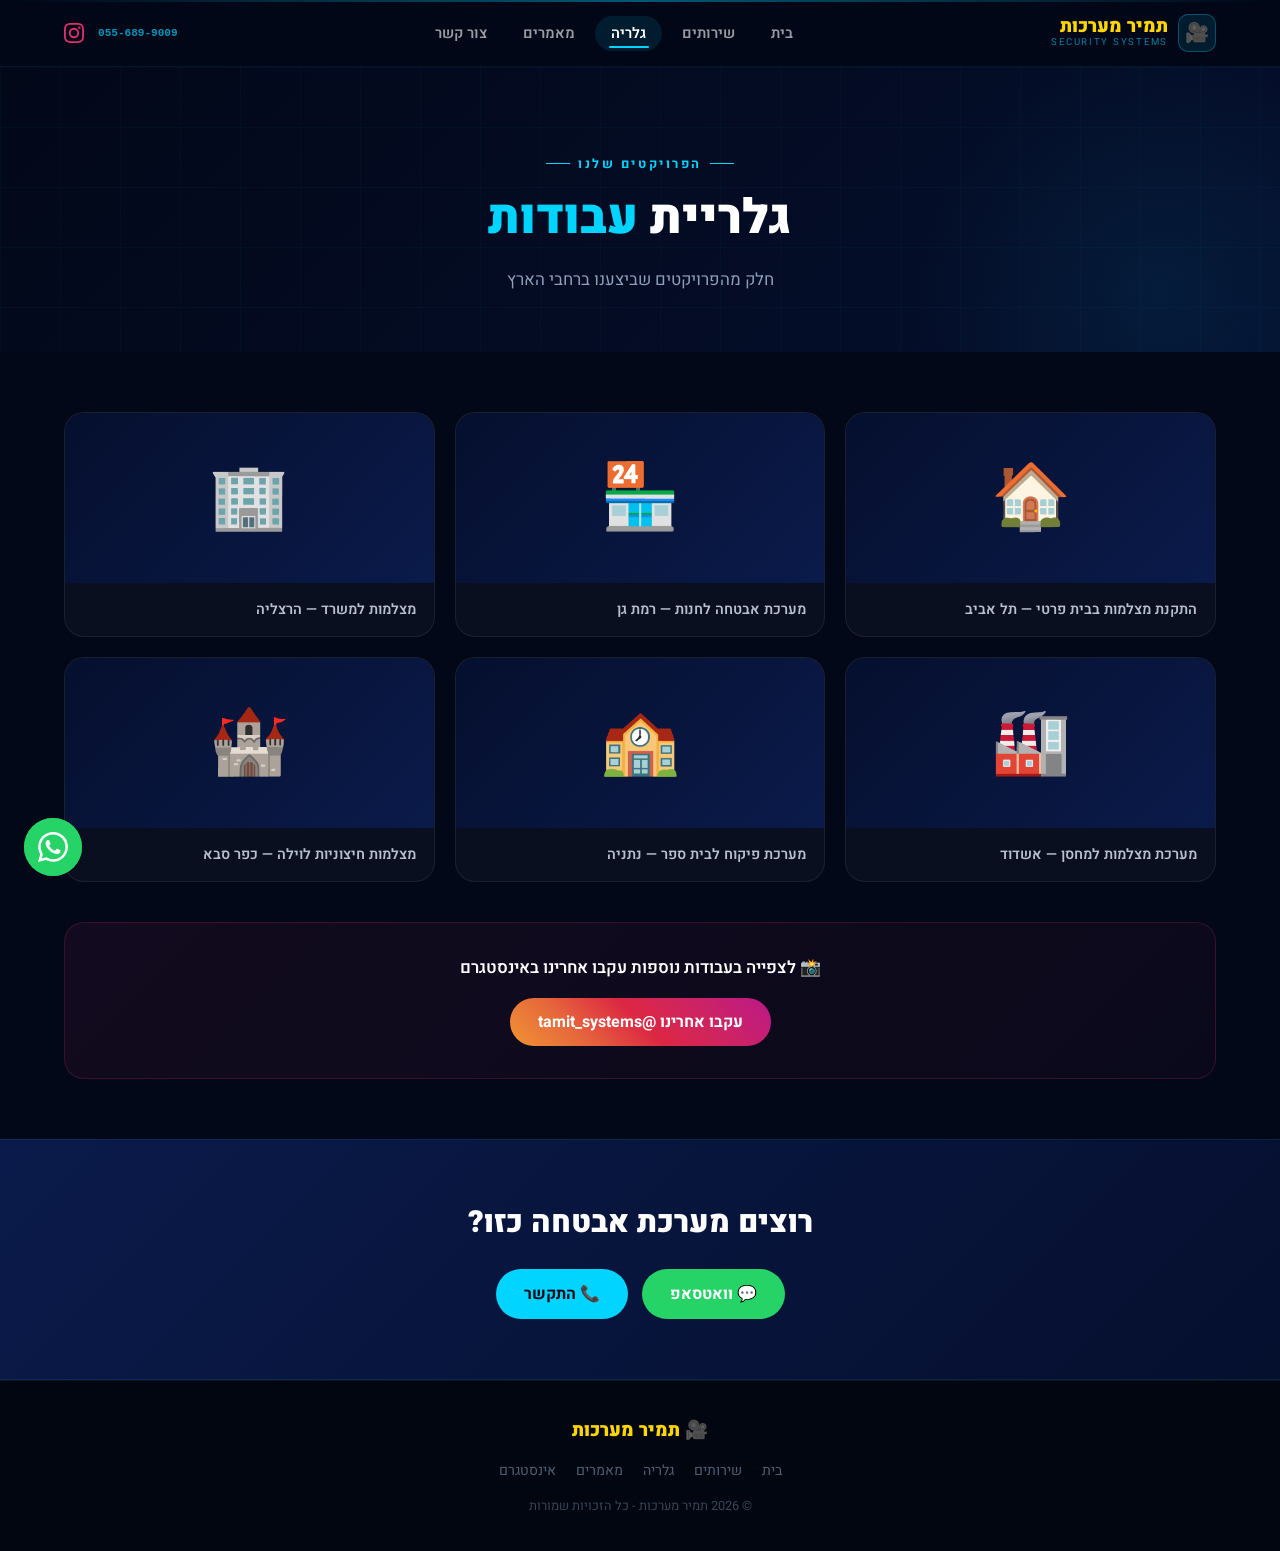
<file: gallery.html>
<!DOCTYPE html>
<html lang="he" dir="rtl">
<head>
  <meta charset="UTF-8">
  <meta name="viewport" content="width=device-width,initial-scale=1.0">
  <title>גלריה - תמיר מערכות</title>
  <link rel="stylesheet" href="style.css">
  <link href="https://fonts.googleapis.com/css2?family=Heebo:wght@300;400;600;700;900&display=swap" rel="stylesheet">
</head>
<body>

  <div class="scan-line"></div>

  <a href="https://wa.me/972556899009?text=שלום%20תמיר%20מערכות,%20אני%20מעוניין%20בשירותי%20מצלמות%20אבטחה"
     class="whatsapp-float" target="_blank">
    <span class="wa-pulse"></span>
    <svg viewBox="0 0 24 24" fill="currentColor"><path d="M17.472 14.382c-.297-.149-1.758-.867-2.03-.967-.273-.099-.471-.148-.67.15-.197.297-.767.966-.94 1.164-.173.199-.347.223-.644.075-.297-.15-1.255-.463-2.39-1.475-.883-.788-1.48-1.761-1.653-2.059-.173-.297-.018-.458.13-.606.134-.133.298-.347.446-.52.149-.174.198-.298.298-.497.099-.198.05-.371-.025-.52-.075-.149-.669-1.612-.916-2.207-.242-.579-.487-.5-.669-.51-.173-.008-.371-.01-.57-.01-.198 0-.52.074-.792.372-.272.297-1.04 1.016-1.04 2.479 0 1.462 1.065 2.875 1.213 3.074.149.198 2.096 3.2 5.077 4.487.709.306 1.262.489 1.694.625.712.227 1.36.195 1.871.118.571-.085 1.758-.719 2.006-1.413.248-.694.248-1.289.173-1.413-.074-.124-.272-.198-.57-.347m-5.421 7.403h-.004a9.87 9.87 0 01-5.031-1.378l-.361-.214-3.741.982.998-3.648-.235-.374a9.86 9.86 0 01-1.51-5.26c.001-5.45 4.436-9.884 9.888-9.884 2.64 0 5.122 1.03 6.988 2.898a9.825 9.825 0 012.893 6.994c-.003 5.45-4.437 9.884-9.885 9.884m8.413-18.297A11.815 11.815 0 0012.05 0C5.495 0 .16 5.335.157 11.892c0 2.096.547 4.142 1.588 5.945L.057 24l6.305-1.654a11.882 11.882 0 005.683 1.448h.005c6.554 0 11.89-5.335 11.893-11.893a11.821 11.821 0 00-3.48-8.413z"/></svg>
  </a>

  <header id="main-header">
    <div class="header-inner">
      <div class="logo">
        <div class="logo-icon-wrap">🎥</div>
        <div class="logo-texts">
          <span class="logo-text">תמיר מערכות</span>
          <span class="logo-sub">SECURITY SYSTEMS</span>
        </div>
      </div>
      <nav>
        <a href="index.html">בית</a>
        <a href="services.html">שירותים</a>
        <a href="gallery.html" class="active">גלריה</a>
        <a href="articles.html">מאמרים</a>
        <a href="index.html#contact">צור קשר</a>
      </nav>
      <div class="header-actions">
        <a href="tel:0556899009" class="header-phone">055-689-9009</a>
        <a href="https://www.instagram.com/tamit_systems" target="_blank" class="insta-header">
          <svg viewBox="0 0 24 24" fill="currentColor" width="20" height="20"><path d="M12 2.163c3.204 0 3.584.012 4.85.07 3.252.148 4.771 1.691 4.919 4.919.058 1.265.069 1.645.069 4.849 0 3.205-.012 3.584-.069 4.849-.149 3.225-1.664 4.771-4.919 4.919-1.266.058-1.644.07-4.85.07-3.204 0-3.584-.012-4.849-.07-3.26-.149-4.771-1.699-4.919-4.92-.058-1.265-.07-1.644-.07-4.849 0-3.204.013-3.583.07-4.849.149-3.227 1.664-4.771 4.919-4.919 1.266-.057 1.645-.069 4.849-.069zM12 0C8.741 0 8.333.014 7.053.072 2.695.272.273 2.69.073 7.052.014 8.333 0 8.741 0 12c0 3.259.014 3.668.072 4.948.2 4.358 2.618 6.78 6.98 6.98C8.333 23.986 8.741 24 12 24c3.259 0 3.668-.014 4.948-.072 4.354-.2 6.782-2.618 6.979-6.98.059-1.28.073-1.689.073-4.948 0-3.259-.014-3.667-.072-4.947-.196-4.354-2.617-6.78-6.979-6.98C15.668.014 15.259 0 12 0zm0 5.838a6.162 6.162 0 100 12.324 6.162 6.162 0 000-12.324zM12 16a4 4 0 110-8 4 4 0 010 8zm6.406-11.845a1.44 1.44 0 100 2.881 1.44 1.44 0 000-2.881z"/></svg>
        </a>
      </div>
      <button class="mobile-menu-btn" id="mobileMenuBtn"><span></span><span></span><span></span></button>
    </div>
    <div class="mobile-menu" id="mobileMenu">
      <a href="index.html" onclick="closeMobileMenu()">בית</a>
      <a href="services.html" onclick="closeMobileMenu()">שירותים</a>
      <a href="gallery.html" onclick="closeMobileMenu()">גלריה</a>
      <a href="articles.html" onclick="closeMobileMenu()">מאמרים</a>
      <a href="index.html#contact" onclick="closeMobileMenu()">צור קשר</a>
      <a href="https://wa.me/972556899009?text=שלום%20תמיר%20מערכות,%20אני%20מעוניין%20בשירותי%20מצלמות%20אבטחה" class="mobile-wa" target="_blank">💬 וואטסאפ</a>
    </div>
  </header>

  <div class="page-hero">
    <div class="orb orb-1"></div>
    <div class="grid-bg"></div>
    <div class="section-label animate-fade-up">הפרויקטים שלנו</div>
    <h1 class="animate-fade-up delay-1">גלריית <span class="highlight-neon">עבודות</span></h1>
    <p class="animate-fade-up delay-2">חלק מהפרויקטים שביצענו ברחבי הארץ</p>
  </div>

  <section class="gallery-section">
    <div class="gallery-grid">
      <div class="gallery-card animate-on-scroll">
        <div class="gallery-img">🏠</div>
        <div class="gallery-label">התקנת מצלמות בבית פרטי — תל אביב</div>
      </div>
      <div class="gallery-card animate-on-scroll">
        <div class="gallery-img">🏪</div>
        <div class="gallery-label">מערכת אבטחה לחנות — רמת גן</div>
      </div>
      <div class="gallery-card animate-on-scroll">
        <div class="gallery-img">🏢</div>
        <div class="gallery-label">מצלמות למשרד — הרצליה</div>
      </div>
      <div class="gallery-card animate-on-scroll">
        <div class="gallery-img">🏭</div>
        <div class="gallery-label">מערכת מצלמות למחסן — אשדוד</div>
      </div>
      <div class="gallery-card animate-on-scroll">
        <div class="gallery-img">🏫</div>
        <div class="gallery-label">מערכת פיקוח לבית ספר — נתניה</div>
      </div>
      <div class="gallery-card animate-on-scroll">
        <div class="gallery-img">🏰</div>
        <div class="gallery-label">מצלמות חיצוניות לוילה — כפר סבא</div>
      </div>
    </div>

    <div class="gallery-note animate-on-scroll">
      <p>📸 לצפייה בעבודות נוספות עקבו אחרינו באינסטגרם</p>
      <a href="https://www.instagram.com/tamit_systems" target="_blank" class="btn-insta">
        עקבו אחרינו @tamit_systems
      </a>
    </div>
  </section>

  <div class="cta-banner animate-on-scroll">
    <h2>רוצים מערכת אבטחה כזו?</h2>
    <div class="cta-btns">
      <a href="https://wa.me/972556899009?text=שלום%20תמיר%20מערכות,%20אני%20מעוניין%20בשירותי%20מצלמות%20אבטחה" class="btn-wa" target="_blank">💬 וואטסאפ</a>
      <a href="tel:0556899009" class="btn-primary">📞 התקשר</a>
    </div>
  </div>

  <footer>
    <div class="footer-inner">
      <div class="footer-logo">🎥 תמיר מערכות</div>
      <div class="footer-links">
        <a href="index.html">בית</a>
        <a href="services.html">שירותים</a>
        <a href="gallery.html">גלריה</a>
        <a href="articles.html">מאמרים</a>
        <a href="https://www.instagram.com/tamit_systems" target="_blank">אינסטגרם</a>
      </div>
      <div class="footer-copy">&copy; 2026 תמיר מערכות - כל הזכויות שמורות</div>
    </div>
  </footer>

  <script src="script.js"></script>
</body>
</html>
</file>
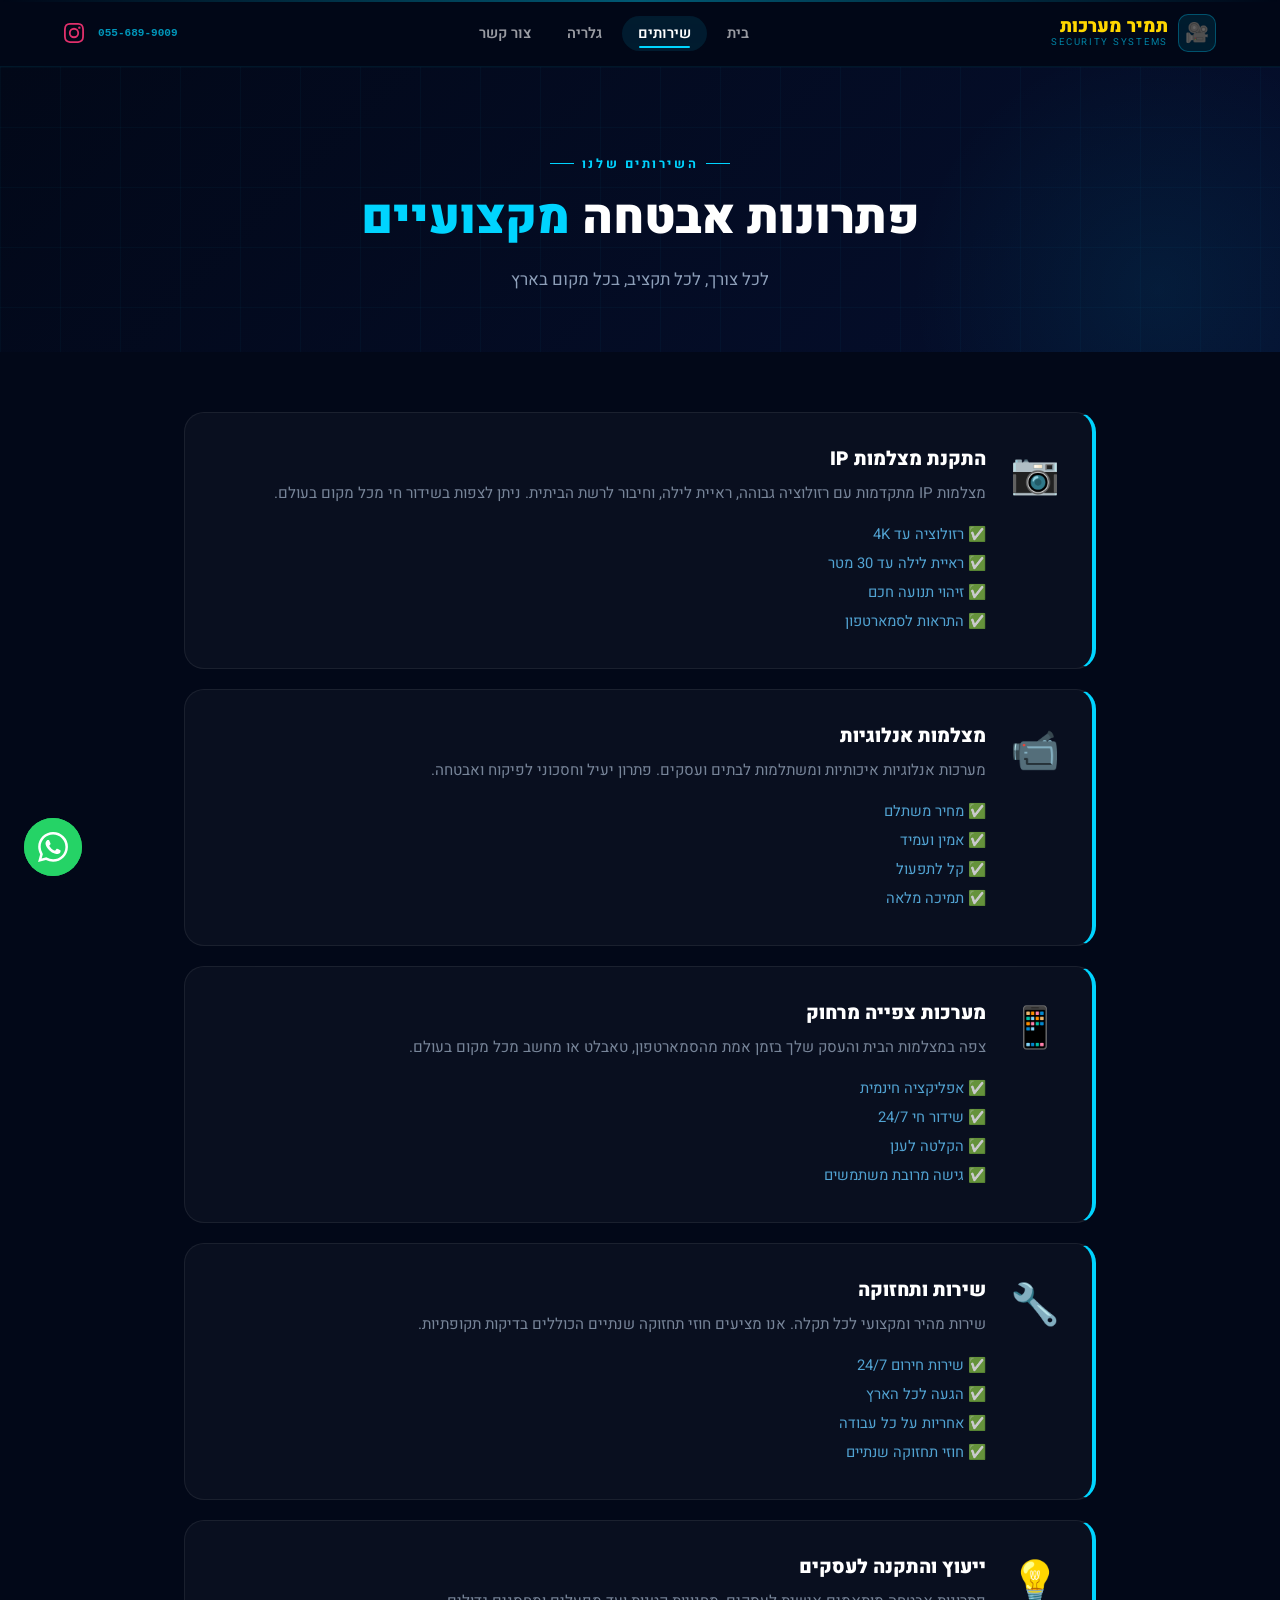
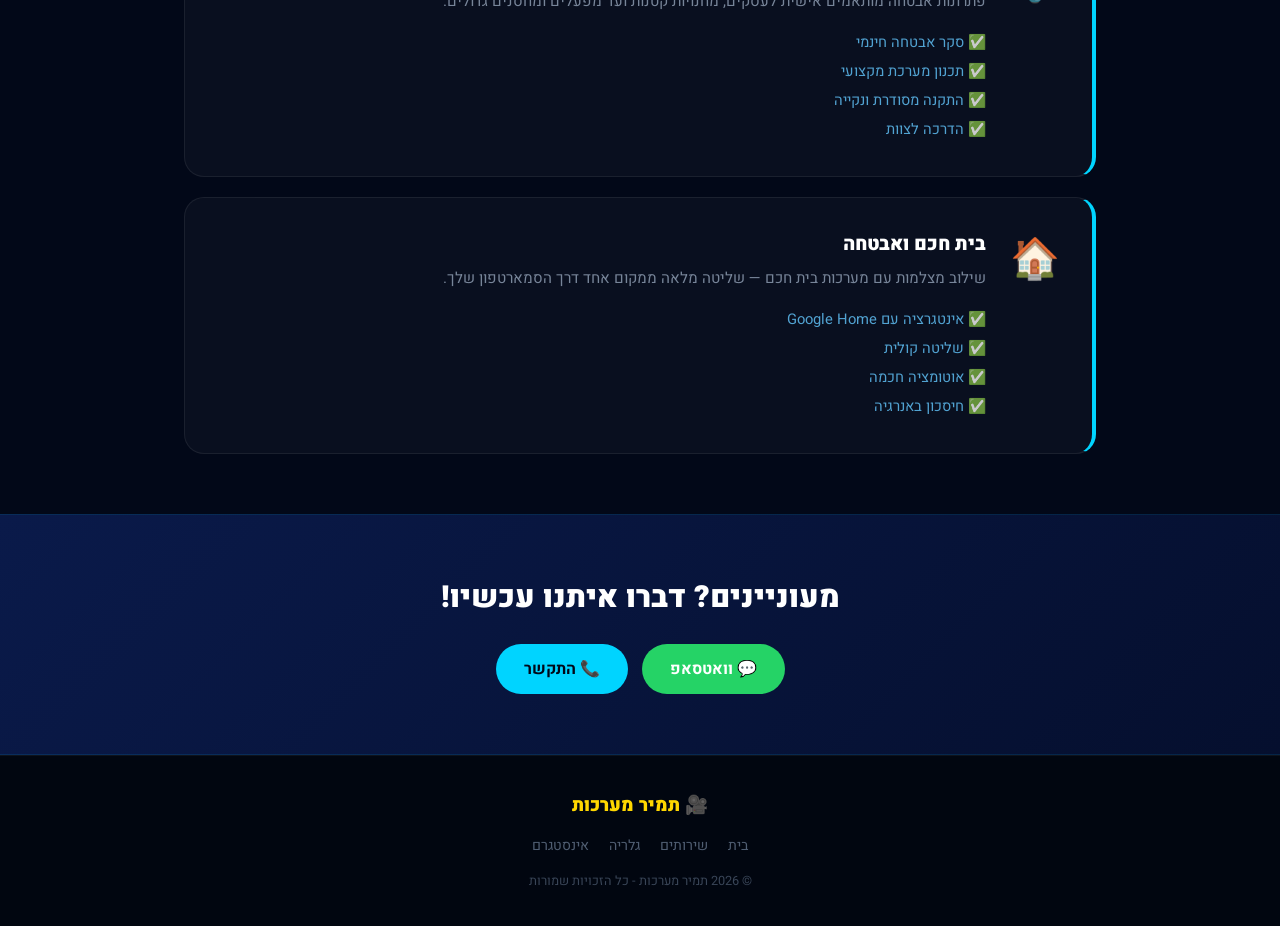
<file: services.html>
<!DOCTYPE html>
<html lang="he" dir="rtl">
<head>
  <meta charset="UTF-8">
  <meta name="viewport" content="width=device-width,initial-scale=1.0">
  <title>שירותים - תמיר מערכות</title>
  <link rel="stylesheet" href="style.css">
  <link href="https://fonts.googleapis.com/css2?family=Heebo:wght@300;400;600;700;900&display=swap" rel="stylesheet">
</head>
<body>

  <div class="scan-line"></div>

  <a href="https://wa.me/972556899009?text=שלום%20תמיר%20מערכות,%20אני%20מעוניין%20בשירותי%20מצלמות%20אבטחה"
     class="whatsapp-float" target="_blank">
    <span class="wa-pulse"></span>
    <svg viewBox="0 0 24 24" fill="currentColor"><path d="M17.472 14.382c-.297-.149-1.758-.867-2.03-.967-.273-.099-.471-.148-.67.15-.197.297-.767.966-.94 1.164-.173.199-.347.223-.644.075-.297-.15-1.255-.463-2.39-1.475-.883-.788-1.48-1.761-1.653-2.059-.173-.297-.018-.458.13-.606.134-.133.298-.347.446-.52.149-.174.198-.298.298-.497.099-.198.05-.371-.025-.52-.075-.149-.669-1.612-.916-2.207-.242-.579-.487-.5-.669-.51-.173-.008-.371-.01-.57-.01-.198 0-.52.074-.792.372-.272.297-1.04 1.016-1.04 2.479 0 1.462 1.065 2.875 1.213 3.074.149.198 2.096 3.2 5.077 4.487.709.306 1.262.489 1.694.625.712.227 1.36.195 1.871.118.571-.085 1.758-.719 2.006-1.413.248-.694.248-1.289.173-1.413-.074-.124-.272-.198-.57-.347m-5.421 7.403h-.004a9.87 9.87 0 01-5.031-1.378l-.361-.214-3.741.982.998-3.648-.235-.374a9.86 9.86 0 01-1.51-5.26c.001-5.45 4.436-9.884 9.888-9.884 2.64 0 5.122 1.03 6.988 2.898a9.825 9.825 0 012.893 6.994c-.003 5.45-4.437 9.884-9.885 9.884m8.413-18.297A11.815 11.815 0 0012.05 0C5.495 0 .16 5.335.157 11.892c0 2.096.547 4.142 1.588 5.945L.057 24l6.305-1.654a11.882 11.882 0 005.683 1.448h.005c6.554 0 11.89-5.335 11.893-11.893a11.821 11.821 0 00-3.48-8.413z"/></svg>
  </a>

  <header id="main-header">
    <div class="header-inner">
      <div class="logo">
        <div class="logo-icon-wrap">🎥</div>
        <div class="logo-texts">
          <span class="logo-text">תמיר מערכות</span>
          <span class="logo-sub">SECURITY SYSTEMS</span>
        </div>
      </div>
      <nav>
        <a href="index.html">בית</a>
        <a href="services.html" class="active">שירותים</a>
        <a href="gallery.html">גלריה</a>
        <a href="index.html#contact">צור קשר</a>
      </nav>
      <div class="header-actions">
        <a href="tel:0556899009" class="header-phone">055-689-9009</a>
        <a href="https://www.instagram.com/tamit_systems" target="_blank" class="insta-header">
          <svg viewBox="0 0 24 24" fill="currentColor" width="20" height="20"><path d="M12 2.163c3.204 0 3.584.012 4.85.07 3.252.148 4.771 1.691 4.919 4.919.058 1.265.069 1.645.069 4.849 0 3.205-.012 3.584-.069 4.849-.149 3.225-1.664 4.771-4.919 4.919-1.266.058-1.644.07-4.85.07-3.204 0-3.584-.012-4.849-.07-3.26-.149-4.771-1.699-4.919-4.92-.058-1.265-.07-1.644-.07-4.849 0-3.204.013-3.583.07-4.849.149-3.227 1.664-4.771 4.919-4.919 1.266-.057 1.645-.069 4.849-.069zM12 0C8.741 0 8.333.014 7.053.072 2.695.272.273 2.69.073 7.052.014 8.333 0 8.741 0 12c0 3.259.014 3.668.072 4.948.2 4.358 2.618 6.78 6.98 6.98C8.333 23.986 8.741 24 12 24c3.259 0 3.668-.014 4.948-.072 4.354-.2 6.782-2.618 6.979-6.98.059-1.28.073-1.689.073-4.948 0-3.259-.014-3.667-.072-4.947-.196-4.354-2.617-6.78-6.979-6.98C15.668.014 15.259 0 12 0zm0 5.838a6.162 6.162 0 100 12.324 6.162 6.162 0 000-12.324zM12 16a4 4 0 110-8 4 4 0 010 8zm6.406-11.845a1.44 1.44 0 100 2.881 1.44 1.44 0 000-2.881z"/></svg>
        </a>
      </div>
      <button class="mobile-menu-btn" id="mobileMenuBtn"><span></span><span></span><span></span></button>
    </div>
    <div class="mobile-menu" id="mobileMenu">
      <a href="index.html" onclick="closeMobileMenu()">בית</a>
      <a href="services.html" onclick="closeMobileMenu()">שירותים</a>
      <a href="gallery.html" onclick="closeMobileMenu()">גלריה</a>
      <a href="index.html#contact" onclick="closeMobileMenu()">צור קשר</a>
      <a href="https://wa.me/972556899009?text=שלום%20תמיר%20מערכות,%20אני%20מעוניין%20בשירותי%20מצלמות%20אבטחה" class="mobile-wa" target="_blank">💬 וואטסאפ</a>
    </div>
  </header>

  <div class="page-hero">
    <div class="orb orb-1"></div>
    <div class="grid-bg"></div>
    <div class="section-label animate-fade-up">השירותים שלנו</div>
    <h1 class="animate-fade-up delay-1">פתרונות אבטחה <span class="highlight-neon">מקצועיים</span></h1>
    <p class="animate-fade-up delay-2">לכל צורך, לכל תקציב, בכל מקום בארץ</p>
  </div>

  <section class="services-full">
    <div class="service-item animate-on-scroll">
      <div class="service-icon">📷</div>
      <div class="service-content">
        <h2>התקנת מצלמות IP</h2>
        <p>מצלמות IP מתקדמות עם רזולוציה גבוהה, ראיית לילה, וחיבור לרשת הביתית. ניתן לצפות בשידור חי מכל מקום בעולם.</p>
        <ul>
          <li>✅ רזולוציה עד 4K</li>
          <li>✅ ראיית לילה עד 30 מטר</li>
          <li>✅ זיהוי תנועה חכם</li>
          <li>✅ התראות לסמארטפון</li>
        </ul>
      </div>
    </div>
    <div class="service-item animate-on-scroll">
      <div class="service-icon">📹</div>
      <div class="service-content">
        <h2>מצלמות אנלוגיות</h2>
        <p>מערכות אנלוגיות איכותיות ומשתלמות לבתים ועסקים. פתרון יעיל וחסכוני לפיקוח ואבטחה.</p>
        <ul>
          <li>✅ מחיר משתלם</li>
          <li>✅ אמין ועמיד</li>
          <li>✅ קל לתפעול</li>
          <li>✅ תמיכה מלאה</li>
        </ul>
      </div>
    </div>
    <div class="service-item animate-on-scroll">
      <div class="service-icon">📱</div>
      <div class="service-content">
        <h2>מערכות צפייה מרחוק</h2>
        <p>צפה במצלמות הבית והעסק שלך בזמן אמת מהסמארטפון, טאבלט או מחשב מכל מקום בעולם.</p>
        <ul>
          <li>✅ אפליקציה חינמית</li>
          <li>✅ שידור חי 24/7</li>
          <li>✅ הקלטה לענן</li>
          <li>✅ גישה מרובת משתמשים</li>
        </ul>
      </div>
    </div>
    <div class="service-item animate-on-scroll">
      <div class="service-icon">🔧</div>
      <div class="service-content">
        <h2>שירות ותחזוקה</h2>
        <p>שירות מהיר ומקצועי לכל תקלה. אנו מציעים חוזי תחזוקה שנתיים הכוללים בדיקות תקופתיות.</p>
        <ul>
          <li>✅ שירות חירום 24/7</li>
          <li>✅ הגעה לכל הארץ</li>
          <li>✅ אחריות על כל עבודה</li>
          <li>✅ חוזי תחזוקה שנתיים</li>
        </ul>
      </div>
    </div>
    <div class="service-item animate-on-scroll">
      <div class="service-icon">💡</div>
      <div class="service-content">
        <h2>ייעוץ והתקנה לעסקים</h2>
        <p>פתרונות אבטחה מותאמים אישית לעסקים, מחנויות קטנות ועד מפעלים ומחסנים גדולים.</p>
        <ul>
          <li>✅ סקר אבטחה חינמי</li>
          <li>✅ תכנון מערכת מקצועי</li>
          <li>✅ התקנה מסודרת ונקייה</li>
          <li>✅ הדרכה לצוות</li>
        </ul>
      </div>
    </div>
    <div class="service-item animate-on-scroll">
      <div class="service-icon">🏠</div>
      <div class="service-content">
        <h2>בית חכם ואבטחה</h2>
        <p>שילוב מצלמות עם מערכות בית חכם — שליטה מלאה ממקום אחד דרך הסמארטפון שלך.</p>
        <ul>
          <li>✅ אינטגרציה עם Google Home</li>
          <li>✅ שליטה קולית</li>
          <li>✅ אוטומציה חכמה</li>
          <li>✅ חיסכון באנרגיה</li>
        </ul>
      </div>
    </div>
  </section>

  <div class="cta-banner animate-on-scroll">
    <h2>מעוניינים? דברו איתנו עכשיו!</h2>
    <div class="cta-btns">
      <a href="https://wa.me/972556899009?text=שלום%20תמיר%20מערכות,%20אני%20מעוניין%20בשירותי%20מצלמות%20אבטחה" class="btn-wa" target="_blank">💬 וואטסאפ</a>
      <a href="tel:0556899009" class="btn-primary">📞 התקשר</a>
    </div>
  </div>

  <footer>
    <div class="footer-inner">
      <div class="footer-logo">🎥 תמיר מערכות</div>
      <div class="footer-links">
        <a href="index.html">בית</a>
        <a href="services.html">שירותים</a>
        <a href="gallery.html">גלריה</a>
        <a href="https://www.instagram.com/tamit_systems" target="_blank">אינסטגרם</a>
      </div>
      <div class="footer-copy">&copy; 2026 תמיר מערכות - כל הזכויות שמורות</div>
    </div>
  </footer>

  <script src="script.js"></script>
</body>
</html>
</file>
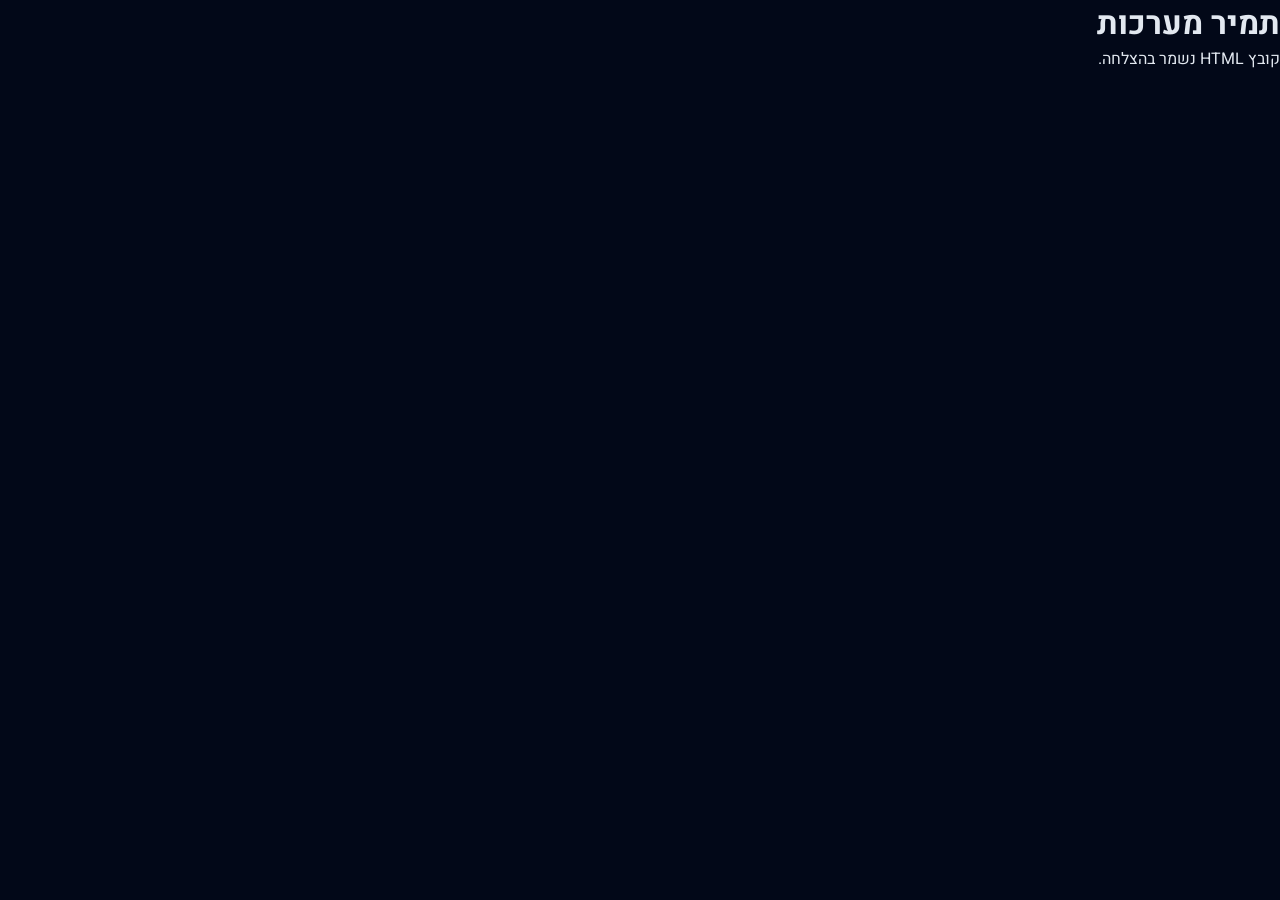
<file: tamir-systems-index.html>
<!DOCTYPE html>
<html lang="he" dir="rtl">
<head>
  <meta charset="UTF-8">
  <meta name="viewport" content="width=device-width,initial-scale=1.0">
  <title>תמיר מערכות - התקנת מצלמות אבטחה</title>
  <meta name="description" content="פתרונות אבטחה מתקדמים לבית ולעסק. התקנת מצלמות IP, מערכות ניטור, ושירות 24/7.">
  <link rel="stylesheet" href="style.css">
  <link href="https://fonts.googleapis.com/css2?family=Heebo:wght@300;400;600;700;900&display=swap" rel="stylesheet">
</head>
<body>
  <h1>תמיר מערכות</h1>
  <p>קובץ HTML נשמר בהצלחה.</p>
</body>
</html>
</file>
<file: style.css>
/* === RESET & BASE === */
* { box-sizing: border-box; margin: 0; padding: 0; }

body {
  font-family: 'Heebo', 'Helvetica Neue', Arial, sans-serif;
  background: #020818;
  color: #e2e8f0;
  direction: rtl;
  overflow-x: hidden;
  -webkit-font-smoothing: antialiased;
}

/* === SCAN LINE === */
@keyframes scanMove {
  0% { transform: translateY(-100px); }
  100% { transform: translateY(calc(100vh + 100px)); }
}
.scan-line {
  position: fixed;
  top: 0; left: 0; right: 0;
  height: 2px;
  background: linear-gradient(90deg, transparent, rgba(0,212,255,0.4), transparent);
  animation: scanMove 8s linear infinite;
  pointer-events: none;
  z-index: 9999;
}

/* === ANIMATIONS === */
@keyframes fadeUp {
  from { opacity: 0; transform: translateY(30px); }
  to   { opacity: 1; transform: translateY(0); }
}
@keyframes waPulse {
  0%, 100% { transform: scale(1); box-shadow: 0 4px 20px rgba(37,211,102,0.5); }
  50%       { transform: scale(1.07); box-shadow: 0 8px 40px rgba(37,211,102,0.7); }
}
@keyframes ping {
  0%   { transform: scale(1); opacity: 0.6; }
  100% { transform: scale(2.2); opacity: 0; }
}
@keyframes glow {
  from { text-shadow: 0 0 10px rgba(0,212,255,0.4); }
  to   { text-shadow: 0 0 25px rgba(0,212,255,0.9), 0 0 50px rgba(0,212,255,0.3); }
}
@keyframes float {
  0%, 100% { transform: translateY(0); }
  50%       { transform: translateY(-10px); }
}
@keyframes scrollBounce {
  0%, 100% { transform: translateY(0); opacity: 1; }
  50%       { transform: translateY(6px); opacity: 0.5; }
}

.animate-fade-up {
  opacity: 0;
  animation: fadeUp 0.7s ease forwards;
}
.delay-1 { animation-delay: 0.15s; }
.delay-2 { animation-delay: 0.30s; }
.delay-3 { animation-delay: 0.45s; }
.delay-4 { animation-delay: 0.60s; }

.animate-on-scroll {
  opacity: 0;
  transform: translateY(28px);
  transition: opacity 0.65s ease, transform 0.65s ease;
}
.animate-on-scroll.visible {
  opacity: 1;
  transform: translateY(0);
}

/* === WHATSAPP FLOAT === */
.whatsapp-float {
  position: fixed;
  bottom: 24px; left: 24px;
  width: 58px; height: 58px;
  background: #25d366;
  border-radius: 50%;
  display: flex; align-items: center; justify-content: center;
  color: #fff;
  z-index: 998;
  animation: waPulse 2.5s ease-in-out infinite;
  text-decoration: none;
}
.whatsapp-float svg { width: 30px; height: 30px; position: relative; z-index: 2; }
.wa-pulse {
  position: absolute;
  inset: 0; border-radius: 50%;
  background: #25d366;
  animation: ping 2s ease-out infinite;
}

/* === HEADER === */
#main-header {
  position: sticky; top: 0; z-index: 100;
  background: rgba(2, 8, 24, 0.85);
  backdrop-filter: blur(20px);
  -webkit-backdrop-filter: blur(20px);
  border-bottom: 1px solid rgba(0,212,255,0.08);
  transition: all 0.4s ease;
}
#main-header.scrolled {
  background: rgba(2, 8, 24, 0.97);
  border-bottom-color: rgba(0,212,255,0.15);
  box-shadow: 0 4px 30px rgba(0,0,0,0.5);
}
.header-inner {
  max-width: 1200px; margin: 0 auto;
  padding: 14px 24px;
  display: flex; align-items: center; gap: 20px;
}

/* Logo */
.logo { display: flex; align-items: center; gap: 10px; cursor: pointer; text-decoration: none; }
.logo-icon-wrap {
  width: 38px; height: 38px;
  background: rgba(0,212,255,0.1);
  border: 1px solid rgba(0,212,255,0.3);
  border-radius: 10px;
  display: flex; align-items: center; justify-content: center;
  font-size: 1.2em;
}
.logo-texts { display: flex; flex-direction: column; line-height: 1; }
.logo-text { color: #ffd700; font-size: 1.15em; font-weight: 900; }
.logo-sub { color: rgba(0,212,255,0.6); font-size: 0.6em; letter-spacing: 0.18em; margin-top: 2px; }

/* Nav */
nav { display: flex; gap: 4px; flex: 1; justify-content: center; flex-wrap: wrap; }
nav a {
  color: rgba(255,255,255,0.6);
  text-decoration: none;
  font-weight: 600;
  padding: 7px 16px;
  border-radius: 20px;
  transition: all 0.25s;
  font-size: 0.92em;
  position: relative;
}
nav a::after {
  content: '';
  position: absolute; bottom: 3px; left: 50%; right: 50%;
  height: 2px; background: #00d4ff; border-radius: 2px;
  transition: all 0.3s;
}
nav a:hover { color: #fff; background: rgba(0,212,255,0.08); }
nav a:hover::after, nav a.active::after { left: 20%; right: 20%; }
nav a.active { color: #fff; background: rgba(0,212,255,0.1); }

/* Header actions */
.header-actions { display: flex; align-items: center; gap: 14px; }
.header-phone {
  color: rgba(0,212,255,0.7);
  font-size: 0.85em; font-weight: 600;
  text-decoration: none; font-family: monospace;
  transition: color 0.2s;
}
.header-phone:hover { color: #00d4ff; }
.insta-header { color: #e1306c; transition: transform 0.2s; display: flex; }
.insta-header:hover { transform: scale(1.15); }

/* Mobile menu button */
.mobile-menu-btn {
  display: none;
  flex-direction: column; gap: 5px;
  background: none; border: none; cursor: pointer; padding: 6px;
}
.mobile-menu-btn span {
  display: block; width: 24px; height: 2px;
  background: rgba(255,255,255,0.8);
  border-radius: 2px; transition: all 0.3s;
}
.mobile-menu-btn.open span:nth-child(1) { transform: rotate(45deg) translate(5px, 5px); }
.mobile-menu-btn.open span:nth-child(2) { opacity: 0; }
.mobile-menu-btn.open span:nth-child(3) { transform: rotate(-45deg) translate(5px, -5px); }

/* Mobile menu overlay */
.mobile-menu {
  display: none;
  flex-direction: column;
  background: rgba(2, 8, 24, 0.98);
  padding: 20px 24px;
  border-top: 1px solid rgba(0,212,255,0.1);
  gap: 4px;
}
.mobile-menu.open { display: flex; }
.mobile-menu a {
  color: rgba(255,255,255,0.7);
  text-decoration: none;
  font-weight: 600;
  padding: 12px 16px;
  border-radius: 10px;
  font-size: 1.05em;
  transition: all 0.2s;
}
.mobile-menu a:hover { color: #fff; background: rgba(0,212,255,0.1); }
.mobile-menu .mobile-wa {
  margin-top: 8px;
  background: #25d366; color: #fff;
  text-align: center; border-radius: 12px; padding: 14px;
  font-weight: 700; font-size: 1.05em;
}

/* === HERO === */
.hero {
  min-height: 100vh;
  display: flex; flex-direction: column;
  align-items: center; justify-content: center;
  text-align: center; padding: 100px 20px 60px;
  position: relative; overflow: hidden;
  background: radial-gradient(ellipse 80% 60% at 50% -10%, rgba(0,212,255,0.12) 0%, transparent 60%),
              linear-gradient(180deg, #020818 0%, #050f2e 100%);
}

/* Grid background */
.grid-bg {
  position: absolute; inset: 0; pointer-events: none;
  background-image:
    linear-gradient(rgba(0,212,255,0.03) 1px, transparent 1px),
    linear-gradient(90deg, rgba(0,212,255,0.03) 1px, transparent 1px);
  background-size: 60px 60px;
}

/* Ambient orbs */
.orb {
  position: absolute; border-radius: 50%; pointer-events: none;
}
.orb-1 {
  width: 500px; height: 500px;
  top: -10%; right: -10%;
  background: radial-gradient(circle, rgba(0,212,255,0.07) 0%, transparent 70%);
  animation: float 10s ease-in-out infinite;
}
.orb-2 {
  width: 400px; height: 400px;
  bottom: 5%; left: -5%;
  background: radial-gradient(circle, rgba(99,102,241,0.07) 0%, transparent 70%);
  animation: float 12s ease-in-out infinite reverse;
}

.hero-content { position: relative; z-index: 2; max-width: 700px; }

/* Badge */
.hero-badge {
  display: inline-flex; align-items: center; gap: 8px;
  background: rgba(0,212,255,0.08);
  border: 1px solid rgba(0,212,255,0.2);
  color: rgba(0,212,255,0.9);
  padding: 7px 18px; border-radius: 30px;
  font-size: 0.88em; font-weight: 600;
  margin-bottom: 24px;
}
.badge-dot {
  width: 7px; height: 7px; border-radius: 50%;
  background: #00d4ff;
  animation: ping 2s ease-out infinite;
}

.hero h1 {
  font-size: clamp(2.4em, 5vw, 4em);
  font-weight: 900; line-height: 1.18;
  margin-bottom: 20px; color: #fff;
}
.highlight-neon {
  color: #00d4ff;
  animation: glow 2.5s ease-in-out infinite alternate;
}
.hero p {
  font-size: 1.1em; color: rgba(176,196,222,0.85);
  line-height: 1.75; margin-bottom: 34px;
}
.hero-btns {
  display: flex; gap: 14px; justify-content: center;
  flex-wrap: wrap; margin-bottom: 50px;
}

/* Stats */
.hero-stats {
  display: flex; gap: 16px; justify-content: center;
  flex-wrap: wrap; position: relative; z-index: 2;
}
.stat.glass-card {
  background: rgba(255,255,255,0.04);
  backdrop-filter: blur(12px);
  border: 1px solid rgba(255,255,255,0.07);
  border-radius: 16px; padding: 18px 28px;
  text-align: center; min-width: 110px;
  transition: all 0.3s;
}
.stat.glass-card:hover {
  border-color: rgba(0,212,255,0.25);
  transform: translateY(-4px);
}
.stat-num { display: block; font-size: 2em; font-weight: 900; color: #00d4ff; }
.stat-label { display: block; font-size: 0.8em; color: rgba(148,163,184,0.8); margin-top: 2px; }

/* Scroll indicator */
.scroll-indicator {
  position: absolute; bottom: 32px; left: 50%; transform: translateX(-50%);
  display: flex; flex-direction: column; align-items: center; gap: 6px;
  color: rgba(255,255,255,0.3); font-size: 0.75em; letter-spacing: 0.1em;
}
.scroll-arrow { animation: scrollBounce 1.5s ease-in-out infinite; font-size: 1.2em; }

/* === BUTTONS === */
.btn-wa {
  display: inline-flex; align-items: center; gap: 8px;
  background: #25d366; color: #fff;
  padding: 13px 28px; border-radius: 30px;
  font-weight: 700; text-decoration: none; font-size: 1em;
  transition: all 0.25s;
}
.btn-wa:hover {
  background: #1da851; transform: translateY(-2px);
  box-shadow: 0 6px 24px rgba(37,211,102,0.4);
}
.btn-outline {
  display: inline-flex; align-items: center; gap: 8px;
  background: transparent; color: #fff;
  padding: 13px 28px; border-radius: 30px;
  font-weight: 700; text-decoration: none; font-size: 1em;
  border: 1.5px solid rgba(0,212,255,0.35);
  transition: all 0.25s;
}
.btn-outline:hover {
  border-color: #00d4ff; background: rgba(0,212,255,0.08);
  box-shadow: 0 0 20px rgba(0,212,255,0.15);
}
.btn-primary {
  display: inline-flex; align-items: center; gap: 6px;
  background: #00d4ff; color: #020818;
  padding: 12px 28px; border-radius: 30px;
  font-weight: 700; text-decoration: none; font-size: 1em;
  transition: all 0.25s;
}
.btn-primary:hover {
  background: #00b8e0; transform: translateY(-2px);
  box-shadow: 0 0 24px rgba(0,212,255,0.35);
}

/* === SECTION LABEL === */
.section-label {
  display: inline-flex; align-items: center; gap: 8px;
  color: #00d4ff; font-size: 0.8em;
  letter-spacing: 0.2em; text-transform: uppercase;
  font-weight: 700; margin-bottom: 10px;
}
.section-label::before, .section-label::after {
  content: ''; display: inline-block;
  width: 24px; height: 1px; background: #00d4ff;
}

/* === SECTION TITLES === */
.section-title {
  font-size: 2em; font-weight: 900;
  color: #fff; margin-bottom: 40px;
  text-align: center;
}
.neon-text { color: #00d4ff; }
.neon-text-gold { color: #ffd700; }

/* === SERVICE CARDS === */
.section-cards {
  max-width: 1200px; margin: 0 auto; padding: 80px 24px;
  text-align: center;
}
.cards {
  display: grid;
  grid-template-columns: repeat(auto-fit, minmax(240px, 1fr));
  gap: 20px; margin-bottom: 36px;
}
.card {
  background: rgba(255,255,255,0.03);
  backdrop-filter: blur(10px);
  border: 1px solid rgba(255,255,255,0.07);
  border-radius: 20px; padding: 32px 24px;
  text-align: center; transition: all 0.35s;
  position: relative; overflow: hidden;
}
.card::before {
  content: ''; position: absolute;
  top: 0; left: 0; right: 0; height: 1px;
  background: linear-gradient(90deg, transparent, rgba(0,212,255,0), transparent);
  transition: all 0.4s;
}
.card:hover {
  transform: translateY(-8px);
  border-color: rgba(0,212,255,0.25);
  box-shadow: 0 12px 40px rgba(0,0,0,0.4), 0 0 30px rgba(0,212,255,0.08);
}
.card:hover::before {
  background: linear-gradient(90deg, transparent, rgba(0,212,255,0.4), transparent);
}
.card-icon { font-size: 2.6em; margin-bottom: 16px; }
.card h3 { font-size: 1.1em; font-weight: 700; margin-bottom: 10px; color: #fff; }
.card p { font-size: 0.88em; color: rgba(148,163,184,0.8); line-height: 1.65; margin-bottom: 16px; }
.card-features { list-style: none; padding: 0; text-align: right; }
.card-features li {
  font-size: 0.82em; color: rgba(100,200,255,0.7);
  padding: 3px 0; padding-right: 14px; position: relative;
}
.card-features li::before {
  content: '›'; position: absolute; right: 0;
  color: #00d4ff; font-weight: 900;
}
.center-btn { text-align: center; }

/* === ABOUT === */
.section-about {
  max-width: 1200px; margin: 0 auto 60px;
  padding: 60px 24px;
  display: flex; align-items: center; gap: 60px;
  background: rgba(255,255,255,0.02);
  border: 1px solid rgba(255,255,255,0.06);
  border-radius: 24px;
}
.about-text { flex: 1; }
.about-text h2 { font-size: 1.9em; font-weight: 900; margin-bottom: 16px; color: #fff; }
.about-text p { color: rgba(148,163,184,0.8); line-height: 1.75; margin-bottom: 14px; }
.about-badges { display: flex; flex-wrap: wrap; gap: 10px; margin-bottom: 24px; margin-top: 8px; }
.badge {
  background: rgba(0,212,255,0.08);
  border: 1px solid rgba(0,212,255,0.2);
  color: rgba(0,212,255,0.9);
  padding: 5px 14px; border-radius: 20px; font-size: 0.82em; font-weight: 600;
}
.about-visual { flex-shrink: 0; }
.about-glow-card {
  width: 180px; height: 180px;
  background: rgba(0,212,255,0.06);
  border: 1px solid rgba(0,212,255,0.2);
  border-radius: 24px;
  display: flex; flex-direction: column;
  align-items: center; justify-content: center;
  text-align: center;
  box-shadow: 0 0 40px rgba(0,212,255,0.1);
  animation: float 6s ease-in-out infinite;
}
.about-icon { font-size: 2.5em; margin-bottom: 10px; }
.about-stat-big { font-size: 2.5em; font-weight: 900; color: #00d4ff; line-height: 1; }
.about-stat-label { font-size: 0.75em; color: rgba(148,163,184,0.7); margin-top: 4px; }

/* === TESTIMONIALS === */
.section-testimonials {
  max-width: 1200px; margin: 0 auto; padding: 80px 24px;
  text-align: center;
}
.testimonials-grid {
  display: grid; grid-template-columns: repeat(auto-fit, minmax(280px, 1fr));
  gap: 20px;
}
.testimonial-card {
  background: rgba(255,255,255,0.03);
  border: 1px solid rgba(255,255,255,0.07);
  border-radius: 20px; padding: 28px;
  text-align: right; transition: all 0.35s;
  position: relative; overflow: hidden;
}
.testimonial-card:hover {
  transform: translateY(-6px);
  border-color: rgba(0,212,255,0.2);
  box-shadow: 0 12px 40px rgba(0,0,0,0.3);
}
.stars { color: #00d4ff; font-size: 1.1em; margin-bottom: 14px; letter-spacing: 2px; }
.testimonial-card p {
  color: rgba(203,213,225,0.85); font-size: 0.92em;
  line-height: 1.75; font-style: italic; margin-bottom: 20px;
}
.testimonial-author { display: flex; align-items: center; gap: 12px; border-top: 1px solid rgba(255,255,255,0.06); padding-top: 16px; }
.author-avatar {
  width: 42px; height: 42px; border-radius: 50%;
  background: rgba(0,212,255,0.1); border: 1px solid rgba(0,212,255,0.25);
  display: flex; align-items: center; justify-content: center;
  font-weight: 700; font-size: 0.8em; color: #00d4ff; font-family: monospace;
  flex-shrink: 0;
}
.testimonial-author strong { display: block; color: #fff; font-size: 0.9em; }
.testimonial-author small { color: rgba(148,163,184,0.7); font-size: 0.78em; }

/* === PAGE HERO (inner pages) === */
.page-hero {
  background: linear-gradient(135deg, #020818 0%, #050f2e 100%);
  color: #fff; text-align: center;
  padding: 80px 20px 60px;
  position: relative; overflow: hidden;
}
.page-hero h1 {
  font-size: clamp(2em, 4vw, 3em);
  font-weight: 900; margin-bottom: 14px;
  position: relative; z-index: 2;
}
.page-hero p {
  color: rgba(176,196,222,0.8); font-size: 1.05em;
  position: relative; z-index: 2;
}
.page-hero .section-label { position: relative; z-index: 2; }

/* === SERVICES FULL PAGE === */
.services-full {
  max-width: 960px; margin: 0 auto; padding: 60px 24px;
  display: flex; flex-direction: column; gap: 20px;
}
.service-item {
  background: rgba(255,255,255,0.03);
  border: 1px solid rgba(255,255,255,0.07);
  border-radius: 20px; padding: 32px;
  display: flex; gap: 24px; align-items: flex-start;
  border-right: 4px solid #00d4ff;
  transition: all 0.3s;
}
.service-item:hover {
  transform: translateX(-4px);
  border-color: rgba(0,212,255,0.4);
  background: rgba(0,212,255,0.03);
  box-shadow: 0 8px 30px rgba(0,0,0,0.3);
}
.service-icon { font-size: 2.5em; flex-shrink: 0; }
.service-content h2 { font-size: 1.2em; font-weight: 900; margin-bottom: 8px; color: #fff; }
.service-content p { color: rgba(148,163,184,0.8); line-height: 1.65; margin-bottom: 14px; font-size: 0.95em; }
.service-content ul { list-style: none; padding: 0; }
.service-content li { padding: 4px 0; color: rgba(100,200,255,0.8); font-size: 0.92em; }

/* === GALLERY === */
.gallery-section {
  max-width: 1200px; margin: 0 auto; padding: 60px 24px;
}
.gallery-grid {
  display: grid;
  grid-template-columns: repeat(auto-fill, minmax(280px, 1fr));
  gap: 20px; margin-bottom: 40px;
}
.gallery-card {
  background: rgba(255,255,255,0.03);
  border: 1px solid rgba(255,255,255,0.07);
  border-radius: 20px; overflow: hidden;
  transition: all 0.35s; cursor: pointer;
}
.gallery-card:hover {
  transform: translateY(-8px);
  border-color: rgba(0,212,255,0.25);
  box-shadow: 0 16px 40px rgba(0,0,0,0.5);
}
.gallery-img {
  background: linear-gradient(135deg, #050f2e, #0a1a4a);
  height: 170px;
  display: flex; align-items: center; justify-content: center;
  font-size: 4em; transition: transform 0.4s;
}
.gallery-card:hover .gallery-img { transform: scale(1.05); }
.gallery-label {
  padding: 16px 18px; font-size: 0.9em;
  font-weight: 600; color: rgba(203,213,225,0.9);
}
.gallery-note {
  text-align: center; padding: 32px;
  background: linear-gradient(135deg, rgba(225,48,108,0.08), rgba(225,48,108,0.04));
  border-radius: 20px; border: 1px solid rgba(225,48,108,0.2);
}
.gallery-note p { font-size: 1.05em; margin-bottom: 18px; font-weight: 600; color: #fff; }
.btn-insta {
  display: inline-block;
  background: linear-gradient(45deg, #f09433, #e6683c, #dc2743, #cc2366, #bc1888);
  color: #fff; padding: 12px 28px; border-radius: 30px;
  font-weight: 700; text-decoration: none; transition: all 0.25s;
}
.btn-insta:hover { transform: translateY(-2px); filter: brightness(1.1); box-shadow: 0 6px 24px rgba(220,39,67,0.4); }

/* === CONTACT === */
.section-contact {
  background: linear-gradient(135deg, #050f2e 0%, #020818 100%);
  border-top: 1px solid rgba(0,212,255,0.08);
  padding: 80px 24px; text-align: center;
}
.section-contact .section-title { color: #ffd700; }
.contact-grid {
  display: grid; grid-template-columns: 1fr 1fr;
  gap: 30px; max-width: 960px; margin: 0 auto;
}
.contact-btns { display: flex; flex-direction: column; gap: 14px; }
.big-btn {
  display: flex; align-items: center; gap: 14px;
  padding: 16px 20px; border-radius: 16px;
  text-decoration: none; font-weight: 700; transition: all 0.25s;
  border: 1px solid transparent;
}
.big-btn:hover { transform: translateX(-4px); filter: brightness(1.08); }
.big-btn-icon { font-size: 1.8em; }
.big-btn-text { display: flex; flex-direction: column; }
.big-btn-text strong { font-size: 1em; }
.big-btn-text small { font-size: 0.8em; opacity: 0.8; font-weight: 400; }
.big-btn.wa    { background: rgba(37,211,102,0.15); border-color: rgba(37,211,102,0.3); color: #25d366; }
.big-btn.phone { background: rgba(0,212,255,0.1); border-color: rgba(0,212,255,0.25); color: #00d4ff; }
.big-btn.email { background: rgba(234,67,53,0.12); border-color: rgba(234,67,53,0.3); color: #ea4335; }
.big-btn.insta { background: rgba(225,48,108,0.1); border-color: rgba(225,48,108,0.25); color: #e1306c; }

/* Available badge */
.available-badge {
  display: flex; align-items: center; gap: 8px;
  padding: 10px 16px; border-radius: 12px;
  background: rgba(37,211,102,0.08);
  border: 1px solid rgba(37,211,102,0.2);
  color: rgba(37,211,102,0.9); font-size: 0.85em; font-weight: 600;
}
.online-dot {
  width: 8px; height: 8px; border-radius: 50%;
  background: #25d366; animation: ping 2s ease-out infinite;
}

/* Contact form */
.contact-form-wrap { text-align: right; }
#contact-form { display: flex; flex-direction: column; gap: 10px; }
#contact-form label { font-weight: 600; font-size: 0.88em; color: rgba(148,163,184,0.8); }
#contact-form input,
#contact-form textarea {
  padding: 12px 16px;
  border: 1px solid rgba(255,255,255,0.1);
  border-radius: 10px; font-size: 0.95em;
  font-family: inherit; direction: rtl;
  background: rgba(255,255,255,0.05); color: #fff;
  transition: all 0.25s;
}
#contact-form input::placeholder,
#contact-form textarea::placeholder { color: rgba(100,116,139,0.7); }
#contact-form input:focus,
#contact-form textarea:focus {
  border-color: rgba(0,212,255,0.4); outline: none;
  background: rgba(0,212,255,0.05);
  box-shadow: 0 0 0 3px rgba(0,212,255,0.08);
}
#contact-form textarea { min-height: 100px; resize: vertical; }
#contact-form button {
  background: #00d4ff; color: #020818;
  border: none; padding: 13px; border-radius: 10px;
  font-size: 1em; cursor: pointer; font-weight: 700;
  font-family: inherit; transition: all 0.25s; margin-top: 4px;
}
#contact-form button:hover {
  background: #00b8e0; transform: translateY(-2px);
  box-shadow: 0 6px 20px rgba(0,212,255,0.3);
}
#success-message {
  background: rgba(37,211,102,0.1);
  color: #25d366;
  border: 1px solid rgba(37,211,102,0.3);
  padding: 14px; border-radius: 10px;
  margin-top: 12px; font-weight: 600; text-align: center;
}

/* === ARTICLES PAGE === */
.articles-section {
  max-width: 900px; margin: 0 auto; padding: 60px 24px;
  display: flex; flex-direction: column; gap: 32px;
}
.article-card {
  background: rgba(255,255,255,0.03);
  border: 1px solid rgba(255,255,255,0.07);
  border-radius: 24px; padding: 40px;
  transition: all 0.35s;
  border-top: 3px solid rgba(0,212,255,0.3);
}
.article-card:hover {
  border-color: rgba(0,212,255,0.2);
  border-top-color: #00d4ff;
  box-shadow: 0 16px 50px rgba(0,0,0,0.4), 0 0 30px rgba(0,212,255,0.05);
  transform: translateY(-3px);
}
.article-meta {
  display: flex; align-items: center; gap: 14px;
  margin-bottom: 16px; flex-wrap: wrap;
}
.article-tag {
  background: rgba(0,212,255,0.1);
  border: 1px solid rgba(0,212,255,0.2);
  color: #00d4ff; padding: 4px 14px;
  border-radius: 20px; font-size: 0.8em; font-weight: 700;
}
.article-read-time { color: rgba(148,163,184,0.6); font-size: 0.82em; }
.article-card h2 {
  font-size: 1.5em; font-weight: 900; color: #fff;
  margin-bottom: 20px; line-height: 1.35;
}
.article-content p {
  color: rgba(203,213,225,0.8); line-height: 1.85;
  margin-bottom: 16px; font-size: 0.97em;
}
.article-content h3 {
  font-size: 1.1em; font-weight: 700; color: #fff;
  margin: 24px 0 10px;
  padding-right: 12px;
  border-right: 3px solid #00d4ff;
}
.article-list {
  list-style: none; padding: 0; margin-bottom: 16px;
}
.article-list li {
  color: rgba(203,213,225,0.8); font-size: 0.95em;
  padding: 6px 0 6px 0; padding-right: 20px;
  position: relative; line-height: 1.6;
  border-bottom: 1px solid rgba(255,255,255,0.04);
}
.article-list li::before {
  content: '◈'; position: absolute; right: 0;
  color: #00d4ff; font-size: 0.7em; top: 9px;
}
.article-tip {
  background: rgba(0,212,255,0.06);
  border: 1px solid rgba(0,212,255,0.15);
  border-radius: 12px; padding: 16px 20px;
  color: rgba(203,213,225,0.85); font-size: 0.92em;
  line-height: 1.65; margin: 20px 0;
}
.article-tip strong { color: #00d4ff; }
.article-cta {
  display: inline-flex; align-items: center; gap: 8px;
  margin-top: 24px;
  background: rgba(0,212,255,0.08);
  border: 1px solid rgba(0,212,255,0.25);
  color: #00d4ff; padding: 12px 24px;
  border-radius: 30px; font-weight: 700;
  text-decoration: none; font-size: 0.92em;
  transition: all 0.25s;
}
.article-cta:hover {
  background: rgba(0,212,255,0.15);
  box-shadow: 0 0 20px rgba(0,212,255,0.2);
  transform: translateY(-2px);
}

/* === CTA BANNER === */
.cta-banner {
  background: linear-gradient(135deg, #0a1a4a, #050f2e);
  border-top: 1px solid rgba(0,212,255,0.1);
  border-bottom: 1px solid rgba(0,212,255,0.1);
  color: #fff; text-align: center; padding: 60px 24px;
}
.cta-banner h2 { font-size: 1.9em; font-weight: 900; margin-bottom: 8px; }
.cta-btns { display: flex; gap: 14px; justify-content: center; flex-wrap: wrap; margin-top: 24px; }

/* === FOOTER === */
footer {
  background: #010610;
  border-top: 1px solid rgba(255,255,255,0.05);
  color: rgba(100,116,139,0.8); padding: 36px 24px;
}
.footer-inner {
  max-width: 1200px; margin: 0 auto;
  display: flex; flex-direction: column; align-items: center;
  gap: 16px; text-align: center;
}
.footer-logo { color: #ffd700; font-size: 1.15em; font-weight: 900; }
.footer-links { display: flex; gap: 20px; flex-wrap: wrap; justify-content: center; }
.footer-links a {
  color: rgba(100,116,139,0.8); text-decoration: none;
  font-size: 0.88em; transition: color 0.2s;
}
.footer-links a:hover { color: #00d4ff; }
.footer-copy { font-size: 0.8em; color: rgba(71,85,105,0.8); }

/* === RESPONSIVE === */
@media (max-width: 900px) {
  .contact-grid { grid-template-columns: 1fr; }
  .section-about { flex-direction: column; text-align: center; }
  .about-visual { display: none; }
}
@media (max-width: 700px) {
  .hero h1 { font-size: 2.2em; }
  nav { display: none; }
  .header-actions { display: none; }
  .mobile-menu-btn { display: flex; }
  .service-item { flex-direction: column; }
  .article-card { padding: 24px 20px; }
  .article-card h2 { font-size: 1.25em; }
  .stat.glass-card { padding: 14px 20px; min-width: 90px; }
  .hero-stats { gap: 10px; }
}
</file>
